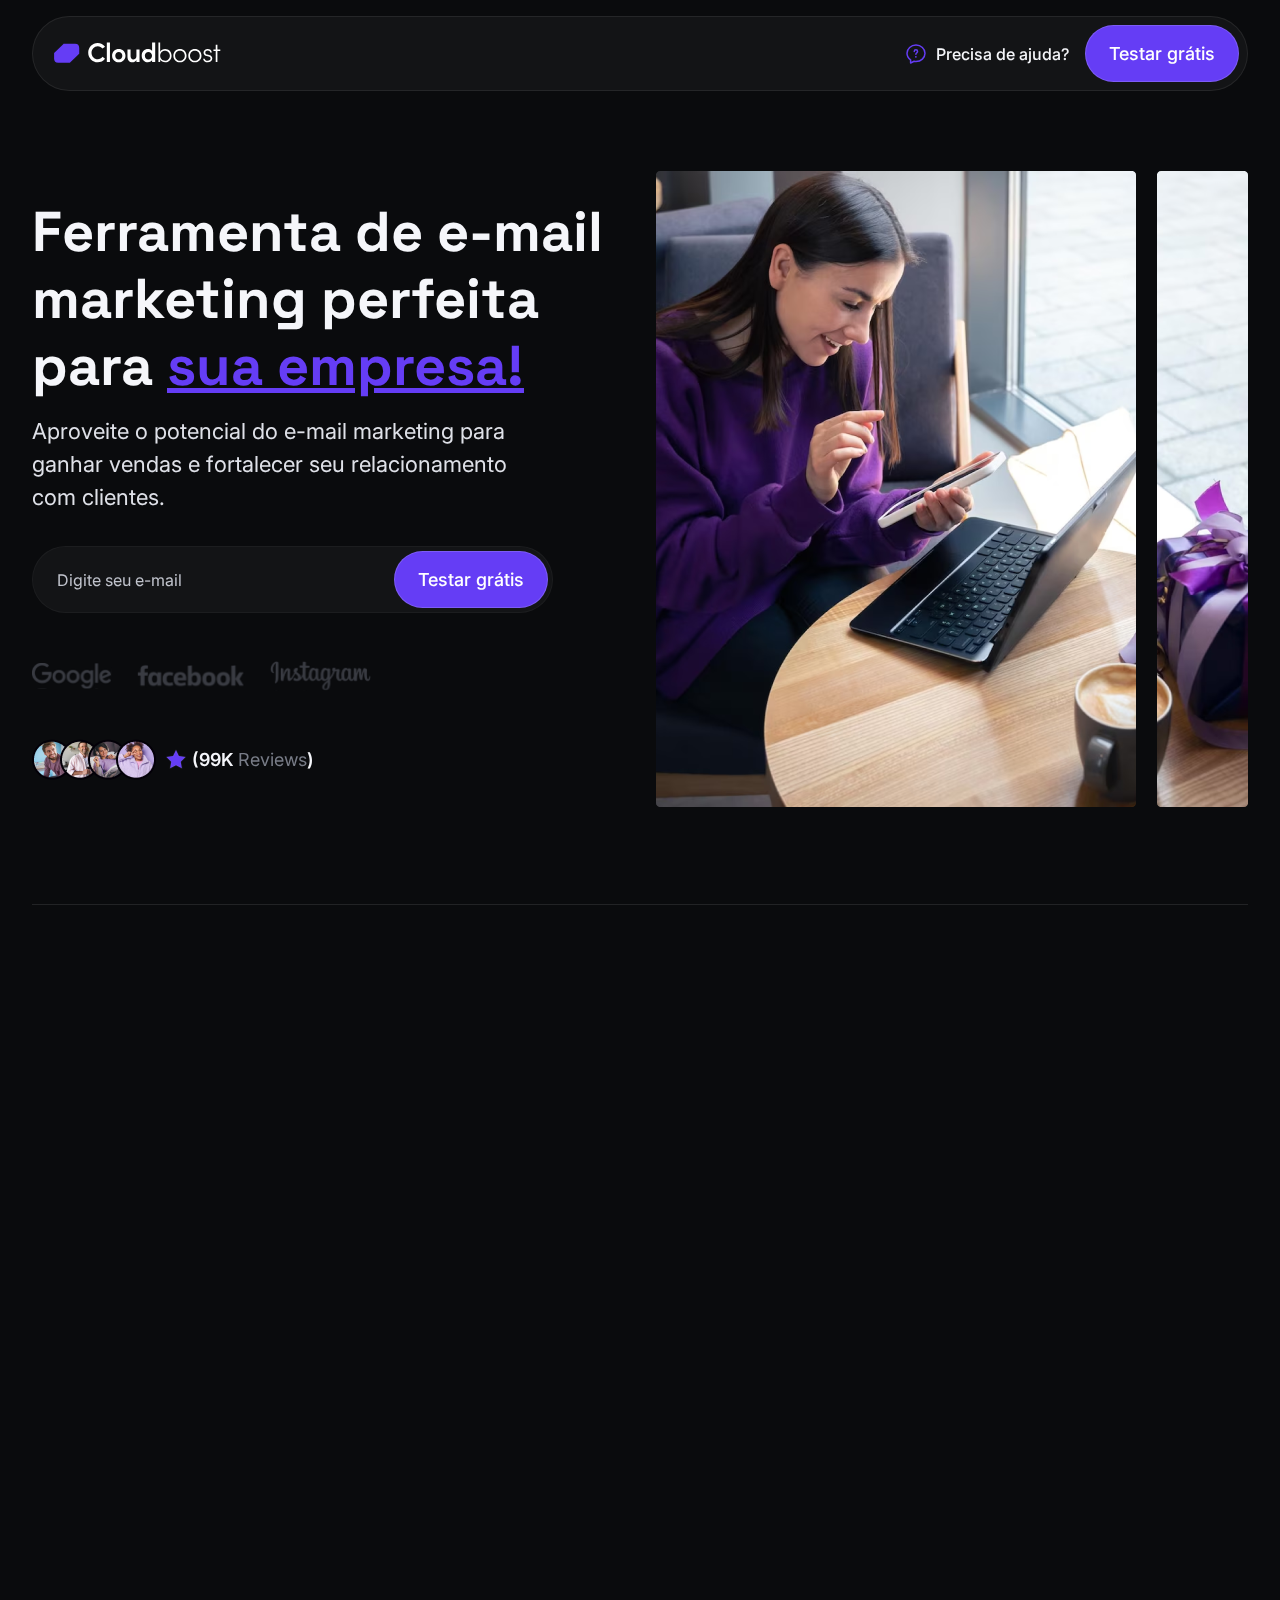
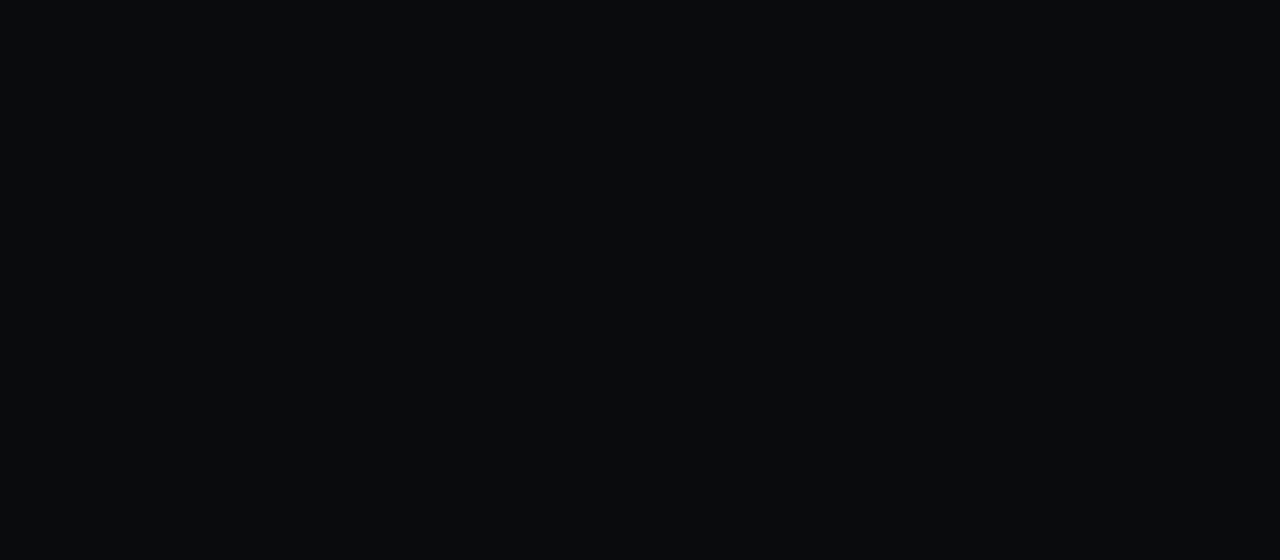
<file: ProjetoCloudBoost/index.html>
<!DOCTYPE html>
<html lang="pt-br">

<head>
    <!-- Inter e Space Grotesk -->
    <link rel="preconnect" href="https://fonts.googleapis.com">
    <link rel="preconnect" href="https://fonts.gstatic.com" crossorigin>
    <link
        href="https://fonts.googleapis.com/css2?family=Inter:wght@100..900&family=Space+Grotesk:wght@300..700&display=swap"
        rel="stylesheet">

    <meta charset="UTF-8">
    <meta name="viewport" content="width=device-width, initial-scale=1.0">
    <link href="https://unpkg.com/aos@2.3.1/dist/aos.css" rel="stylesheet">
    <link rel="stylesheet" href="./css/main.min.css">

    <title>Landing page - Cloudboost</title>
</head>

<body>

    <header data-aos="fade-up">
        <div class="container">
            <div class="content-header">
                <a href="#" class="logo">
                    <img src="img/logo.svg" alt="">
                </a>
                <div class="left-content">
                    <a href="#">
                        <img src="img/icon-help.svg" alt="Icone ajuda">
                        <span>Precisa de ajuda?</span>
                    </a>
                    <button class="btn-primary">Testar grátis</button>
                </div>
                <button class="btn-mobile">
                    <img src="img/icon-hamburger.svg" alt="">
                </button>
            </div>
        </div>
    </header>


    <section class="s-hero" data-aos="fade-right">
        <div class="container">
            <div class="hero-content">
                <div class="left">
                    <h1>Ferramenta de e-mail marketing perfeita para <span>sua empresa!</span></h1>
                    <p>Aproveite o potencial do e-mail marketing para ganhar vendas e fortalecer seu relacionamento com
                        clientes.</p>

                    <form action="" class="form-email">
                        <input type="email" placeholder="Digite seu e-mail">
                        <button type="submit" class="btn-primary">Testar grátis</button>
                    </form>

                    <ul>
                        <li><img src="img/google.svg" alt="Google"></li>
                        <li><img src="img/facebook.svg" alt="Facebook"></li>
                        <li><img src="img/instagram.svg" alt="Instagram"></li>
                    </ul>

                    <div class="review">
                        <img src="img/users.png" alt="Usuarios">
                        <div>
                            <img src="img/icon-star.svg" alt="Icone de estrela">
                            <span>(99K <strong>Reviews</strong>)</span>
                        </div>
                    </div>
                </div>
                <img src="img/main-image.png" alt="">
                <img src="img/main-image-mobile.png" class="img-mobile" alt="">
            </div>
        </div>
    </section>

    <section class="s-recursos">
        <div class="container">
            <div class="top" data-aos="fade-right">
                <h3>Conheça os recursos da ferramenta de e-mail marketing CLoudBoost</h3>
                <p>Mais de 5.000 empresas que utilizam</p>
            </div>
            <div class="all" data-aos="fade-up">

                <div class="card-recurso">
                    <div class="icon">
                        <img src="img/icon-alcance-mais.svg" alt="Icone alcance mais">
                    </div>
                    <div class="text">
                        <h6>Alcance mais</h6>
                        <p>Aumente o tráfego do seu site e suas vendas utilizando o e-mail marketing.</p>
                    </div>
                </div>

                <div class="card-recurso">
                    <div class="icon">
                        <img src="img/icon-gaste-menos.svg" alt="Icone gaste menos">
                    </div>
                    <div class="text">
                        <h6>Gaste menos</h6>
                        <p>Com a ferramenta você faz envios em massa, gastando menos de R$0,01 por mensagem!</p>
                    </div>
                </div>

                <div class="card-recurso">
                    <div class="icon">
                        <img src="img/icon-autonomia.svg" alt="Icone autonomia">
                    </div>
                    <div class="text">
                        <h6>Autonomia e resultado</h6>
                        <p>Crie listas de contatos, campanhas e ainda analise o resultado de cada envio.</p>
                    </div>
                </div>

                <div class="card-recurso">
                    <div class="icon">
                        <img src="img/icon-template.svg" alt="Icone templates">
                    </div>
                    <div class="text">
                        <h6>Templates boost</h6>
                        <p>Modelos prontos para cada tipo de e-mail: newsletter, lançamento, campanha de vendas e outros.</p>
                    </div>
                </div>
            </div>
        </div>
    </section>

    <section class="s-marketing">
        <div class="container">
            <div class="box" data-aos="zoom-in">
                <h2>Alavanque com a Ferramenta de E-mail Marketing Perfeita!</h2>
                <p>Aumente as conversões, nutra relacionamentos e alcance o sucesso. Experimente agora mesmo!</p>
                <a href="#" class="btn-primary">Testar grátis</a>
            </div>
        </div>
    </section>

    <script src="https://unpkg.com/aos@2.3.1/dist/aos.js"></script>

    <script>
        AOS.init({
            duration: 1000

        });
    </script>
</body>

</html>
</file>
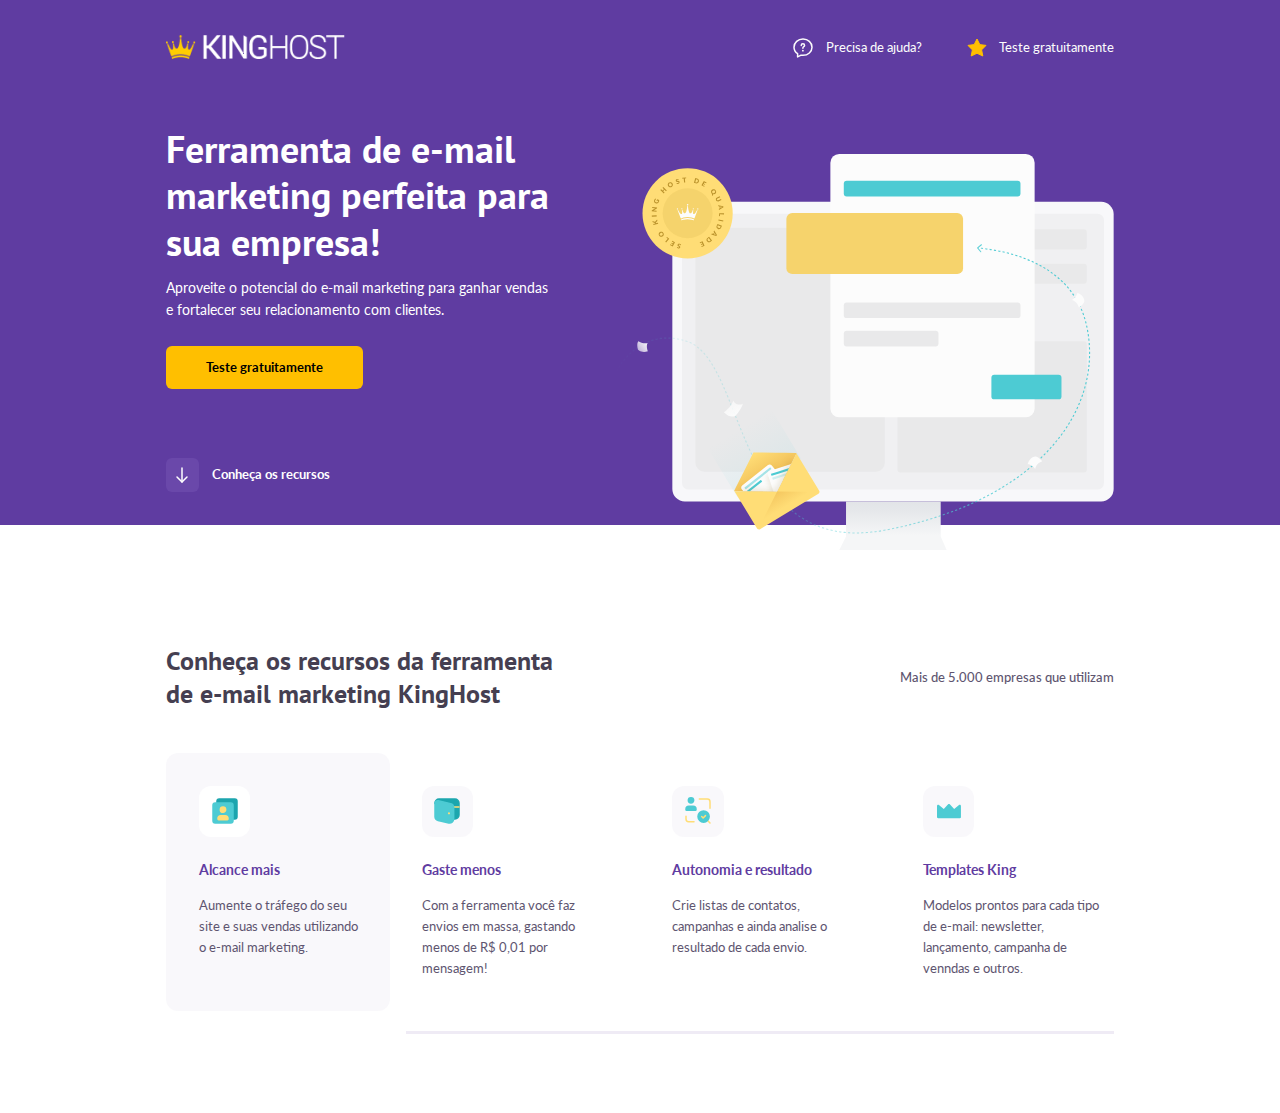
<file: ProjetoKingHostSASS/index.html>
<!DOCTYPE html>
<html lang="pt-br">

<head>
    <meta charset="UTF-8">
    <meta name="viewport" content="width=device-width, initial-scale=1.0">
    <!-- PT Sans e Lato-->
    <link rel="preconnect" href="https://fonts.googleapis.com">
    <link rel="preconnect" href="https://fonts.gstatic.com" crossorigin>
    <link
        href="https://fonts.googleapis.com/css2?family=Lato:ital,wght@0,100;0,300;0,400;0,700;0,900;1,100;1,300;1,400;1,700;1,900&family=PT+Sans:ital,wght@0,400;0,700;1,400;1,700&display=swap"
        rel="stylesheet">

    <link rel="stylesheet" href="./css/main.min.css">
    <title>Landing page - KingHost</title>
</head>

<body>
    <header>
        <div class="container">
            <a href="" class="logo">
                <img src="./img/logo.svg" alt="Logo KingHost">
            </a>
            <nav>
                <ul>
                    <li>
                        <a href="">
                            <img src="./img/icon-help.svg" alt="Ícone de ajuda">
                            <span>Precisa de ajuda?</span>
                        </a>
                    </li>

                    <li>
                        <a href="">
                            <img src="./img/icon-star.svg" alt="Icone estrela">
                            <span>Teste gratuitamente</span>
                        </a>
                    </li>
                </ul>
            </nav>
        </div>
    </header>

    <section class="s-hero">
        <div class="container">
            <div class="text">
                <h1>Ferramenta de e-mail marketing perfeita para sua empresa!</h1>
                <p>Aproveite o potencial do e-mail marketing para ganhar vendas e fortalecer seu relacionamento com
                    clientes.</p>
                <button>Teste gratuitamente</button>

                <div class="conheca">
                    <div class="icon">
                        <img src="./img/icon-arrow.svg" alt="Ícone de uma seta">
                    </div>
                    <span>Conheça os recursos</span>
                </div>
            </div>

            <div class="image">
                <img src="./img/ilustra.svg" alt="Ilustração da hero section">
            </div>
        </div>
    </section>

    <section class="s-resources">
        <div class="container">
            <div class="top">
                <h2>Conheça os recursos da ferramenta de e-mail marketing KingHost</h2>
                <p>Mais de 5.000 empresas que utilizam</p>
            </div>

            <div class="content">
                <div class="card-featured">
                    <div class="icon">
                        <img src="./img/icone-alcance.svg" alt="Ícone alcance">
                    </div>
                    <div class="info">
                        <h4>Alcance mais</h4>
                        <p>Aumente o tráfego do seu site e suas vendas utilizando o e-mail marketing.</p>
                    </div>
                </div>
                <ul>
                    <li>
                        <div class="icon">
                            <img src="./img/icone-gaste-menos.svg" alt="Ícone gaste menos">
                        </div>
                        <div class="info">
                            <h4>Gaste menos</h4>
                            <p>Com a ferramenta você faz envios em massa, gastando menos de R$ 0,01 por mensagem!</p>
                        </div>
                    </li>

                    <li>
                        <div class="icon">
                            <img src="./img/icone-autonomia.svg" alt="Ícone autonomia">
                        </div>
                        <div class="info">
                            <h4>Autonomia e resultado</h4>
                            <p>Crie listas de contatos, campanhas e ainda analise o resultado de cada envio.</p>
                        </div>
                    </li>

                    <li>
                        <div class="icon">
                            <img src="./img/icon-templates.svg" alt="Ícone templates">
                        </div>
                        <div class="info">
                            <h4>Templates King</h4>
                            <p>Modelos prontos para cada tipo de e-mail: newsletter, lançamento, campanha de venndas e outros.</p>
                        </div>
                    </li>
                </ul>
            </div>
        </div>
    </section>
</body>

</html>
</file>
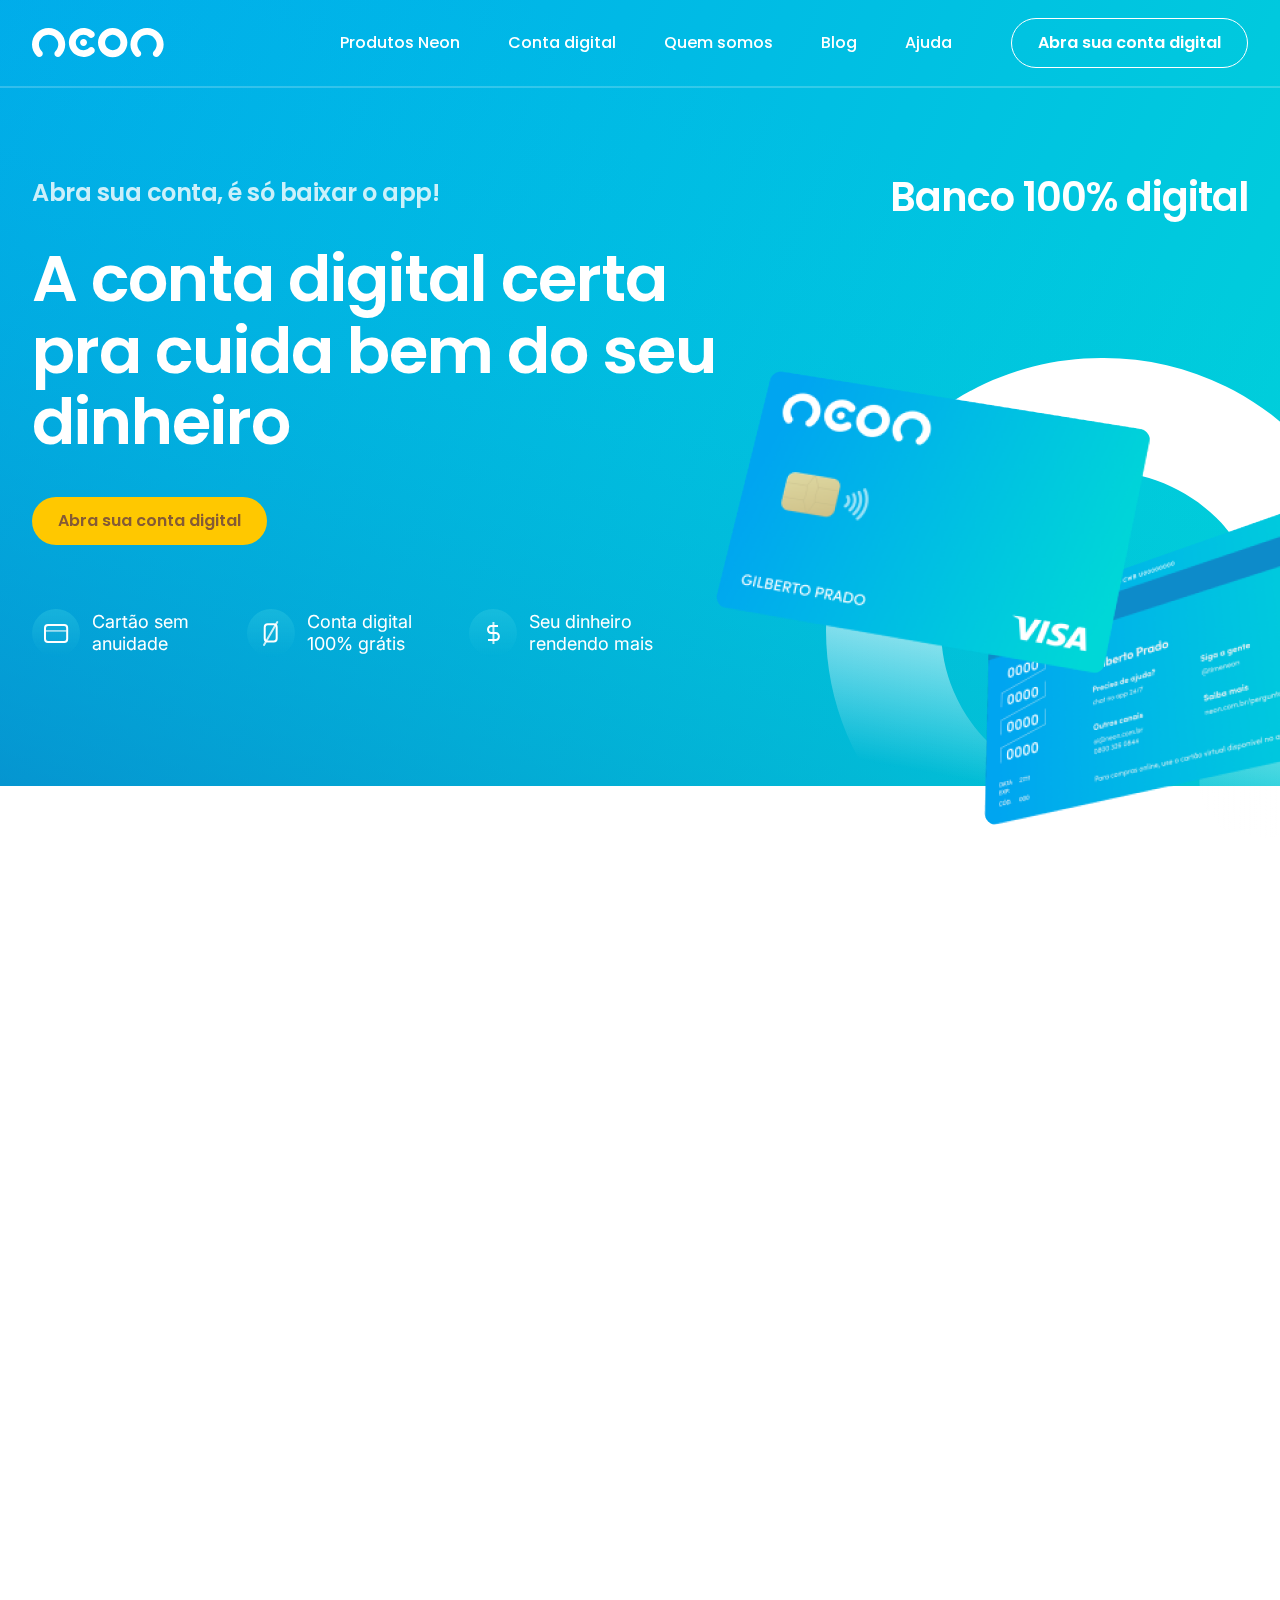
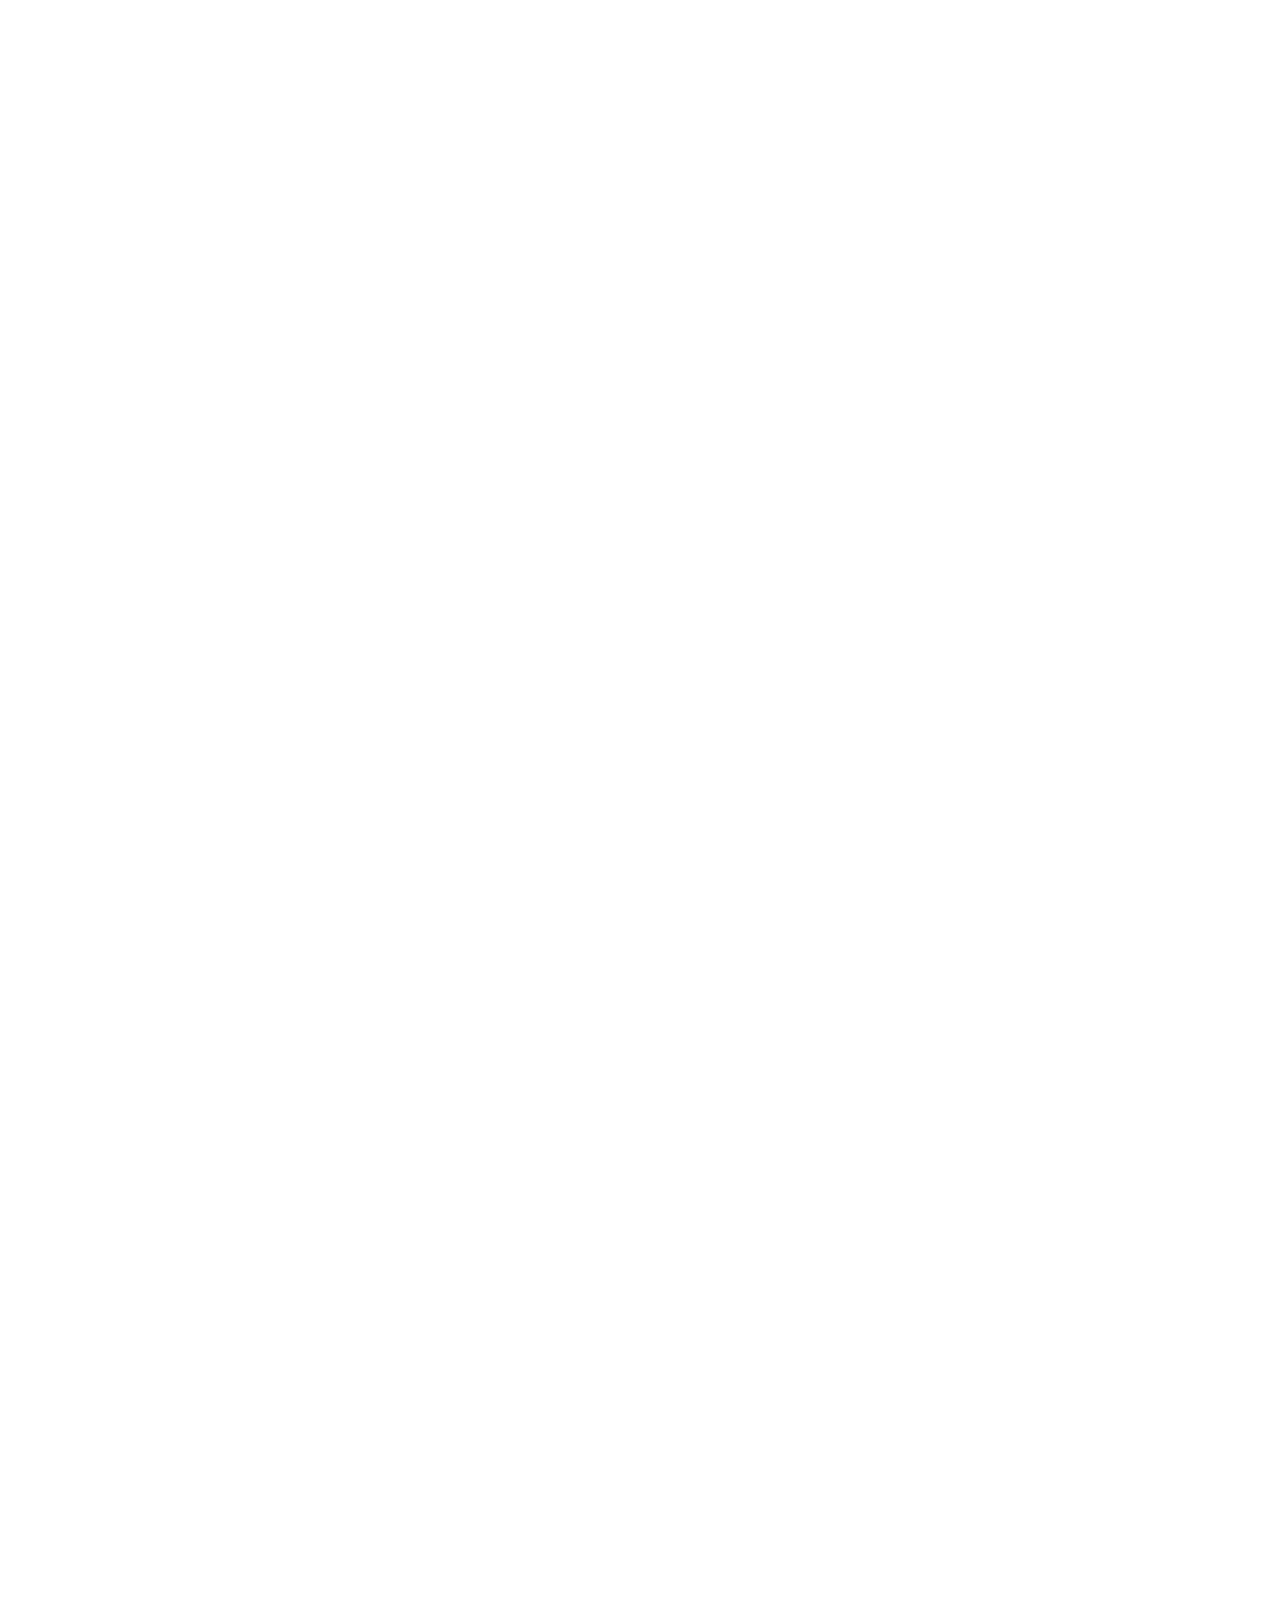
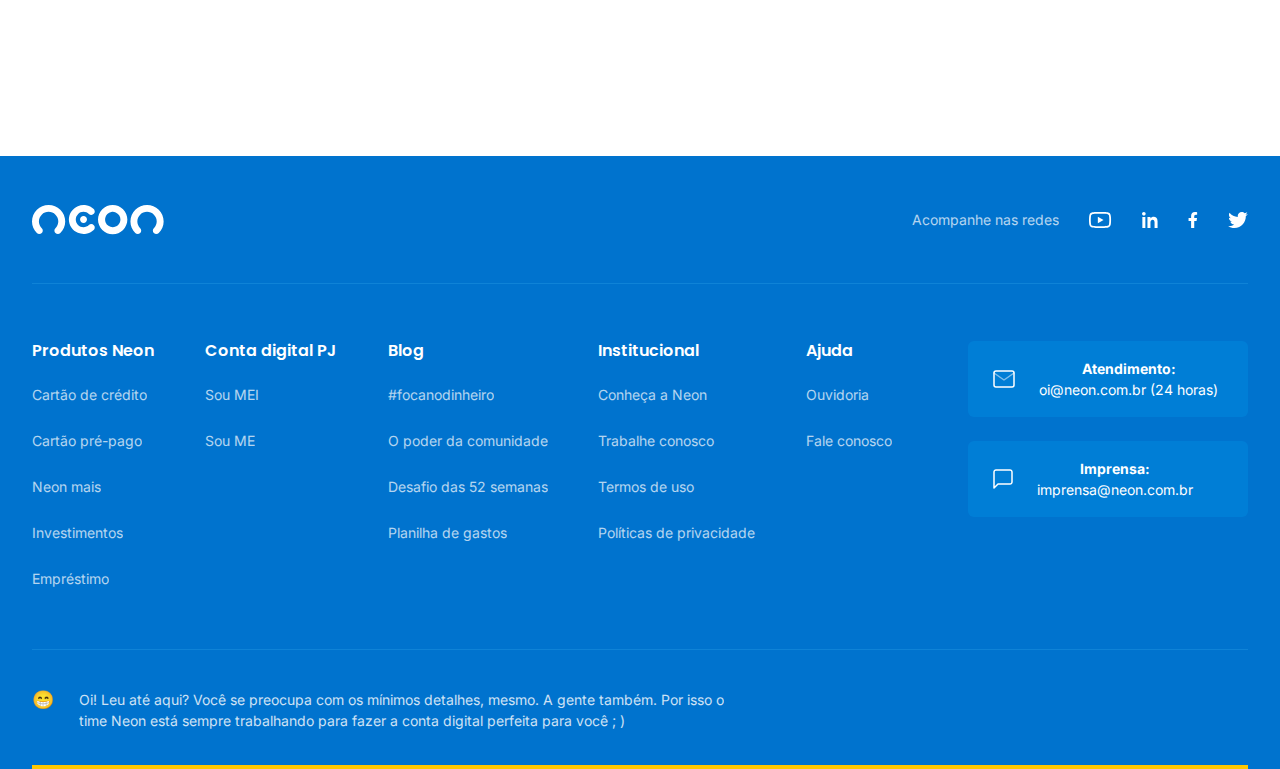
<file: ProjetoNeon/index.html>
<!DOCTYPE html>
<html lang="pt-br">

<head>
    <link rel="preconnect" href="https://fonts.googleapis.com">
    <link rel="preconnect" href="https://fonts.gstatic.com" crossorigin>
    <link
        href="https://fonts.googleapis.com/css2?family=Inter:wght@100..900&family=Poppins:ital,wght@0,100;0,200;0,300;0,400;0,500;0,600;0,700;0,800;0,900;1,100;1,200;1,300;1,400;1,500;1,600;1,700;1,800;1,900&display=swap"
        rel="stylesheet">

    <!-- Como colocar um favicon-->
     <link rel="icon" type="image/png" href="img/card-neon-frnt.png">

    <link rel="stylesheet" href="https://cdn.jsdelivr.net/npm/swiper@11/swiper-bundle.min.css" />

    <link href="https://unpkg.com/aos@2.3.1/dist/aos.css" rel="stylesheet">

    <meta charset="UTF-8">
    <meta name="viewport" content="width=device-width, initial-scale=1.0">
    <link rel="stylesheet" href="css/main.min.css">
    <title>Landing Page Neon</title>
</head>

<body>
    <header>
        <div class="container">
            <a href="" class="logo">
                <img src="img/logo.svg" alt="Logo Neon">
            </a>
            <nav>
                <ul>
                    <li><a href="">Produtos Neon</a></li>
                    <li><a href="">Conta digital</a></li>
                    <li><a href="">Quem somos</a></li>
                    <li><a href="">Blog</a></li>
                    <li><a href="">Ajuda</a></li>
                </ul>
                <button class="btn-secondary white">Abra sua conta digital</button>
            </nav>
        </div>
    </header>

    <section class="s-hero">
        <div class="container">
            <div class="text" data-aos="fade-right">
                <h3>Abra sua conta, é só baixar o app!</h3>
                <h1>A conta digital certa pra cuida bem do seu dinheiro</h1>
                <button class="btn-primary">Abra sua conta digital</button>
                <ul>
                    <li>
                        <div class="icon">
                            <img src="img/icon-anuidade.svg" alt="Icone de cartao sem anuidade">
                        </div>
                        <span>Cartão sem<br /> anuidade</span>
                    </li>

                    <li>
                        <div class="icon">
                            <img src="img/icon-conta-digital.svg" alt="Icone de conta digital">
                        </div>
                        <span>Conta digital<br /> 100% grátis</span>
                    </li>
                    <li>
                        <div class="icon">
                            <img src="img/icon-dinheiro.svg" alt="Icone de dinheiro">
                        </div>
                        <span>Seu dinheiro<br /> rendendo mais</span>
                    </li>
                </ul>
            </div>
            <div class="area-image">
                <h2 data-aos="fade-left">Banco 100% digital</h2>
                <div class="image" data-aos="zoom-in">
                    <img src="img/card-neon-frnt.png" class="card-front" alt="">
                    <img src="img/card-neon-back.png" class="card-back" alt="">
                    <img src="img/circle-cards-neon.svg" class="circle" alt="">
                </div>
            </div>
        </div>
    </section>

    <section class="s-card-neon">
        <div class="container">
            <div class="left-area">
                <div class="ilustra-mockup">
                    <img src="img/circle-mockup.svg" class="circle" data-aos="fade-left" alt="">
                    <img src="img/mockup.svg" class="mockup" data-aos="flip-right" alt="">
                </div>

                <div class="text" data-aos="fade-up">
                    <div class="icon">
                        <img src="img/icon-neon.svg" alt="">
                    </div>
                    <div class="info-txt">
                        <h3>Baixe nosso app</h3>
                        <p>Que tal abrir uma conta digital para ver como a gente faz a sua vida muito mais simples?</p>

                        <ul>
                            <li>
                                <a href="" target="_blank">
                                    <img src="img/apple-store.svg" alt="">
                                </a>
                            </li>

                            <li>
                                <a href="" target="_blank">
                                    <img src="img/google-play.svg" alt="">
                                </a>
                            </li>
                        </ul>
                    </div>
                </div>
            </div>

            <div class="right-area">
                <div class="main-text" data-aos="fade-left">
                    <h2>Resolva sua vida direto pelo app Neon!</h2>
                    <ul>
                        <li>
                            <div class="info">
                                <img src="img/icon-cartao-credito.svg" class="icon" alt="">

                                <div class="txt">
                                    <h3>Cartão de crédito sem anuidade</h3>
                                    <p>Conta digital com cartão de crédito sem anuidade e sem complicação</p>
                                </div>
                            </div>
                            <img src="img/arrow-right.svg" alt="">
                        </li>

                        <li>
                            <div class="info">
                                <img src="img/icon-taxas.svg" class="icon" alt="">

                                <div class="txt">
                                    <h3>Sem taxas</h3>
                                    <p>Transferências, boletos de depósito e outros serviços gratuitos</p>
                                </div>
                            </div>
                            <img src="img/arrow-right.svg" alt="">
                        </li>

                        <li>
                            <div class="info">
                                <img src="img/icon-investimentos.svg" class="icon" alt="">

                                <div class="txt">
                                    <h3>Mais investimentos</h3>
                                    <p>Rendem mais que a poupança e você resgata quando quiser</p>
                                </div>
                            </div>
                            <img src="img/arrow-right.svg" alt="">
                        </li>
                    </ul>
                    <a href="" class="btn">Conheça outros produtos</a>
                </div>

                <div class="box-card" data-aos="fade-left">
                    <div class="text">
                        <h2>Neon Pejota</h2>
                        <h3>Contas digitais PJ gratuitas para decolar seu negócio!</h3>
                        <p>As melhores contas para fazer pagamentos, compras e receber dos seus clientes.</p>
                        <div class="btns">
                            <button class="btn-primary">Sou MEI</button>
                            <button class="btn-primary">Sou ME</button>
                        </div>
                    </div>
                    <img src="img/card-front-pj.svg" class="image" alt="">
                </div>
            </div>
        </div>
    </section>

    <section class="s-depoimentos">
        <div class="container">
            <div class="top" data-aos="fade-right">
                <h2><span>Prático, fácil, moderno</span> Você resolve tudo sem estresse </h2>
                <div class="swiper-pagination"></div>
            </div>

            <div class="slide-depoimentos" data-aos="fade-up">
                <div class="swiper-wrapper">
                    <div class="swiper-slide">
                        <div class="card-depoimento">
                            <div class="user">
                                <strong>@marciogurka</strong>
                                <img src="img/icon-twitter.svg" alt="">
                            </div>
                            <p>Valeu @banconeon! Linda embalagem e o cart~~ao tbm é lindo! Muito amor por esse banco
                                #bancoNeon</p>
                        </div>
                    </div>

                    <div class="swiper-slide">
                        <div class="card-depoimento">
                            <div class="user">
                                <strong>@marciogurka</strong>
                                <img src="img/icon-twitter.svg" alt="">
                            </div>
                            <p>Valeu @banconeon! Linda embalagem e o cart~~ao tbm é lindo! Muito amor por esse banco
                                #bancoNeon</p>
                        </div>
                    </div>

                    <div class="swiper-slide">
                        <div class="card-depoimento">
                            <div class="user">
                                <strong>@marciogurka</strong>
                                <img src="img/icon-twitter.svg" alt="">
                            </div>
                            <p>Valeu @banconeon! Linda embalagem e o cart~~ao tbm é lindo! Muito amor por esse banco
                                #bancoNeon</p>
                        </div>
                    </div>

                    <div class="swiper-slide">
                        <div class="card-depoimento">
                            <div class="user">
                                <strong>@marciogurka</strong>
                                <img src="img/icon-twitter.svg" alt="">
                            </div>
                            <p>Valeu @banconeon! Linda embalagem e o cart~~ao tbm é lindo! Muito amor por esse banco
                                #bancoNeon</p>
                        </div>
                    </div>

                    <div class="swiper-slide">
                        <div class="card-depoimento">
                            <div class="user">
                                <strong>@marciogurka</strong>
                                <img src="img/icon-twitter.svg" alt="">
                            </div>
                            <p>Valeu @banconeon! Linda embalagem e o cart~~ao tbm é lindo! Muito amor por esse banco
                                #bancoNeon</p>
                        </div>
                    </div>

                    <div class="swiper-slide">
                        <div class="card-depoimento">
                            <div class="user">
                                <strong>@marciogurka</strong>
                                <img src="img/icon-twitter.svg" alt="">
                            </div>
                            <p>Valeu @banconeon! Linda embalagem e o cart~~ao tbm é lindo! Muito amor por esse banco
                                #bancoNeon</p>
                        </div>
                    </div>
                </div>
            </div>
        </div>
    </section>

    <section class="s-conta-digital">
        <div class="container">
            <div class="text" data-aos="fade-right">
                <h2><span>Aproveite</span>Domine o seu dinheiro com uma conta 100% digital</h2>
                <ul>
                    <li>
                        <div class="icon">
                            <img src="img/icon-cartao-internacional.svg" alt="">
                        </div>
                        <div class="info">
                            <h4>Cartão visa internacional</h4>
                            <p>Tenha facilidades e benefícios para o seu dia a dia.</p>
                        </div>
                    </li>

                    <li>
                        <div class="icon">
                            <img src="img/icon-taxa-zero.svg" alt="">
                        </div>
                        <div class="info">
                            <h4>Zero mensalidade e anuidade</h4>
                            <p>Não gaste grana pagando taxas desnecessárias.</p>
                        </div>
                    </li>

                    <li>
                        <div class="icon">
                            <img src="img/icon-poupanca.svg" alt="">
                        </div>
                        <div class="info">
                            <h4>Investimento que rende mais que a poupança</h4>
                            <p>Invista o seu dinheiro de maneira mais rentável.</p>
                        </div>
                    </li>
                </ul>
                <button class="btn-primary">Abra sua conta digital</button>
            </div>

            <div class="image">
                <img src="img/mockup-01.svg" data-aos="fade-up" alt="" class="mockup-01">
                <img src="img/mockup-02.png" data-aos="fade-down" alt="" class="mockup-02">
                <img src="img/circle-conta-digital.svg" data-aos="zoom-in" alt="" class="circle">
            </div>
        </div>
    </section>

    <footer>
        <div class="container">
            <div class="top">
                <img src="img/logo.svg" alt="">
                <div class="share">
                    <span>Acompanhe nas redes</span>
                    <ul>
                        <li>
                            <a href="">
                                <img src="img/youtube.svg" alt="">
                            </a>
                        </li>

                        <li>
                            <a href="">
                                <img src="img/linkedin.svg" alt="">
                            </a>
                        </li>

                        <li>
                            <a href="">
                                <img src="img/facebook.svg" alt="">
                            </a>
                        </li>

                        <li>
                            <a href="">
                                <img src="img/twitter-white.svg" alt="">
                            </a>
                        </li>
                    </ul>
                </div>
            </div>

            <div class="main">
                <nav>
                    <div class="item">
                        <strong>Produtos Neon</strong>
                        <ul>
                            <li><a href="">Cartão de crédito</a></li>
                            <li><a href="">Cartão pré-pago</a></li>
                            <li><a href="">Neon mais</a></li>
                            <li><a href="">Investimentos</a></li>
                            <li><a href="">Empréstimo</a></li>
                        </ul>
                    </div>

                    <div class="item">
                        <strong>Conta digital PJ</strong>
                        <ul>
                            <li><a href="">Sou MEI</a></li>
                            <li><a href="">Sou ME</a></li>
                        </ul>
                    </div>

                    <div class="item">
                        <strong>Blog</strong>
                        <ul>
                            <li><a href="">#focanodinheiro</a></li>
                            <li><a href="">O poder da comunidade</a></li>
                            <li><a href="">Desafio das 52 semanas</a></li>
                            <li><a href="">Planilha de gastos</a></li>
                        </ul>
                    </div>

                    <div class="item">
                        <strong>Institucional</strong>
                        <ul>
                            <li><a href="">Conheça a Neon</a></li>
                            <li><a href="">Trabalhe conosco</a></li>
                            <li><a href="">Termos de uso</a></li>
                            <li><a href="">Políticas de privacidade</a></li>
                        </ul>
                    </div>

                    <div class="item">
                        <strong>Ajuda</strong>
                        <ul>
                            <li><a href="">Ouvidoria</a></li>
                            <li><a href="">Fale conosco</a></li>
                        </ul>
                    </div>


                </nav>

                <div class="btns">
                    <button>
                        <img src="img/envelope.svg" alt="">
                        <div class="info">
                            <strong>Atendimento:</strong>
                            <span>oi@neon.com.br (24 horas)</span>
                        </div>
                    </button>

                    <button>
                        <img src="img/chat.svg" alt="">
                        <div class="info">
                            <strong>Imprensa:</strong>
                            <span>imprensa@neon.com.br</span>
                        </div>
                    </button>
                </div>
            </div>

            <div class="msg">
                <div class="icon">😁</div>
                <p>Oi! Leu até aqui? Você se preocupa com os mínimos detalhes, mesmo. A gente também. Por isso o time Neon está 
                    sempre trabalhando para fazer a conta digital perfeita para você ; )</p>
            </div>
        </div>
    </footer>


    <script src="https://cdn.jsdelivr.net/npm/swiper@11/swiper-bundle.min.js"></script>
    <script src="https://unpkg.com/aos@2.3.1/dist/aos.js"></script>

    <script>
        var swiper = new Swiper(".slide-depoimentos", {
            slidesPerView: 3,
            spaceBetween: 32,
            pagination: {
                el: ".s-depoimentos .top .swiper-pagination",
                clickable: true,
            },
        });
        AOS.init({
            duration: 1000,
            once: true
        });
    </script>
</body>

</html>

<!--

<div class="container">
        <button class="btn-primary">Abra sua conta digital</button>
        <button class="btn-secondary">Abra sua conta digital</button>
        <button class="btn-secondary white">Abra sua conta digital</button>
</div>


<div class="container">
        <div class="card-depoimento">
            <div class="user">
                <strong>@marciogurka</strong>
                <img src="img/icon-twitter.svg" alt="Icone do Twitter">
            </div>
            <p>Valeu @banconeon! Linda embalagem e o cartão tbm é lindo! Muito amor por esse banco #bancoNeon</p>
        </div>
    </div>
-->
</file>
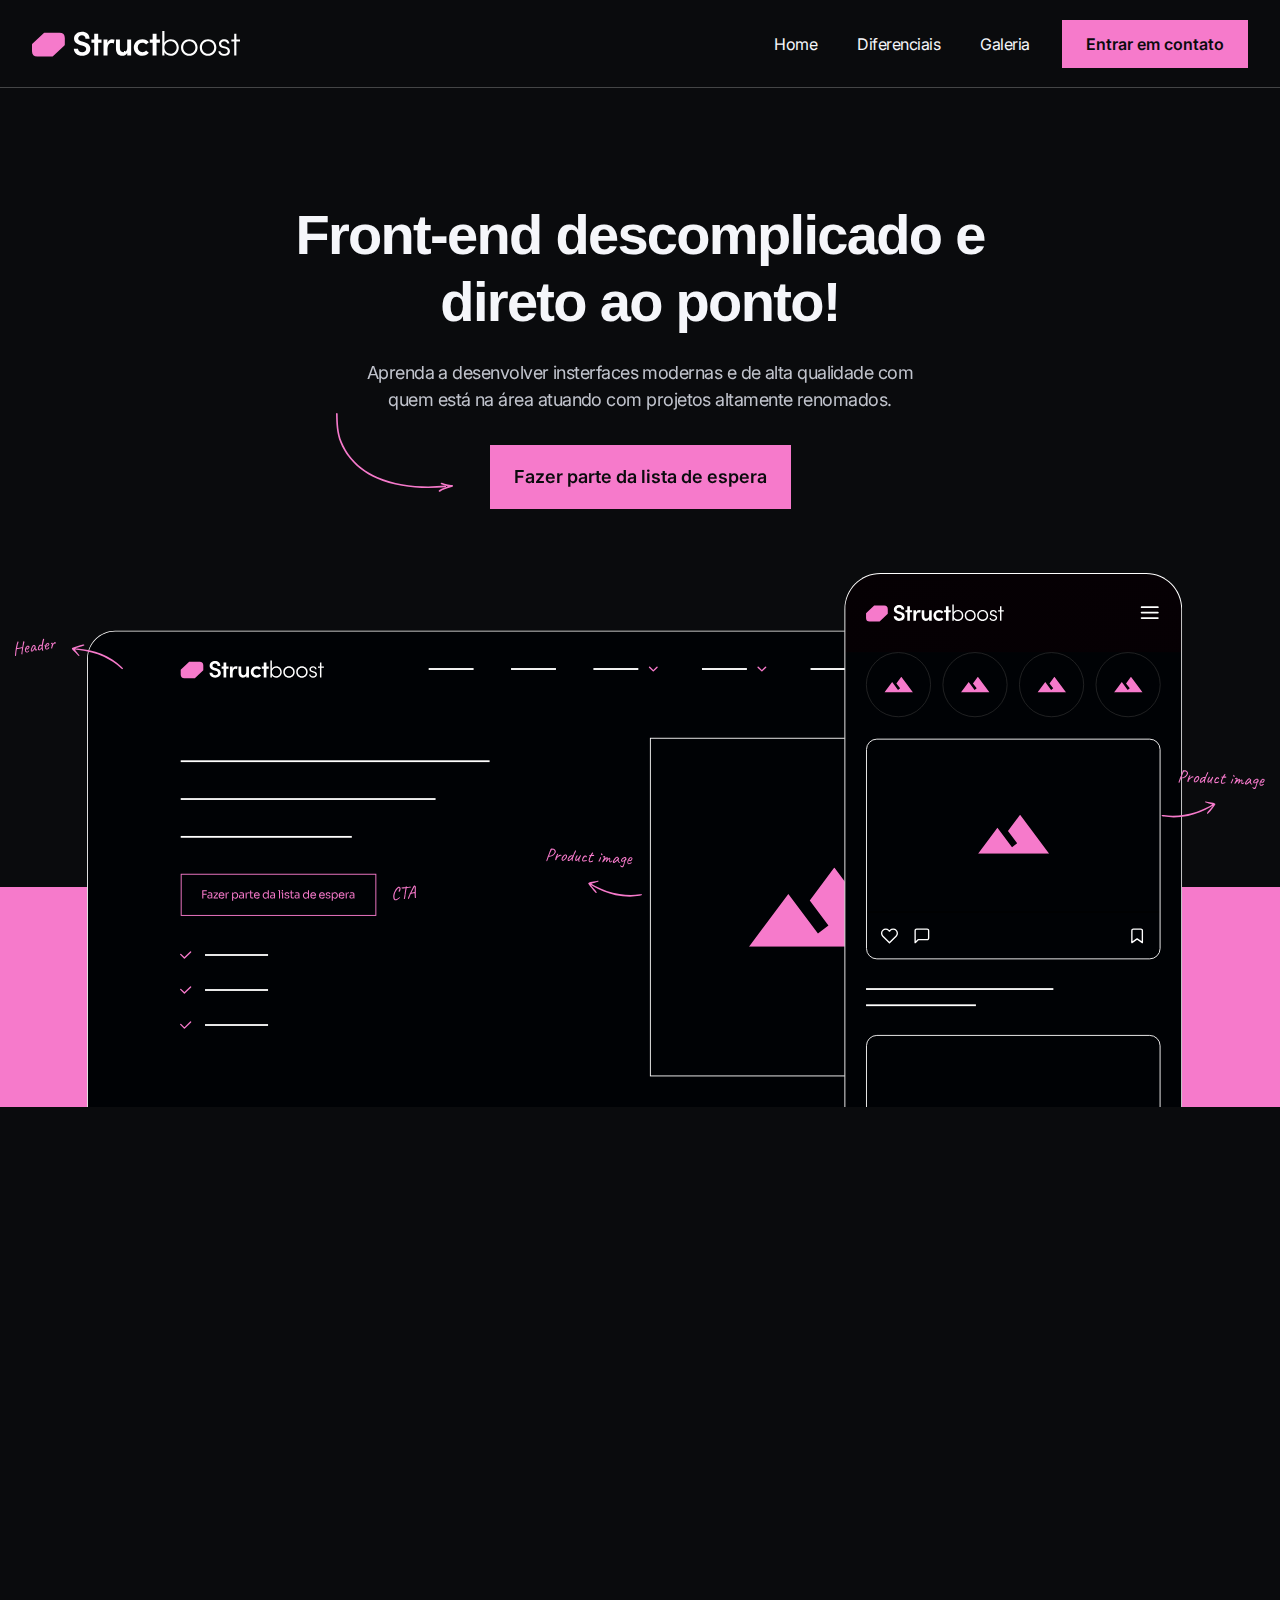
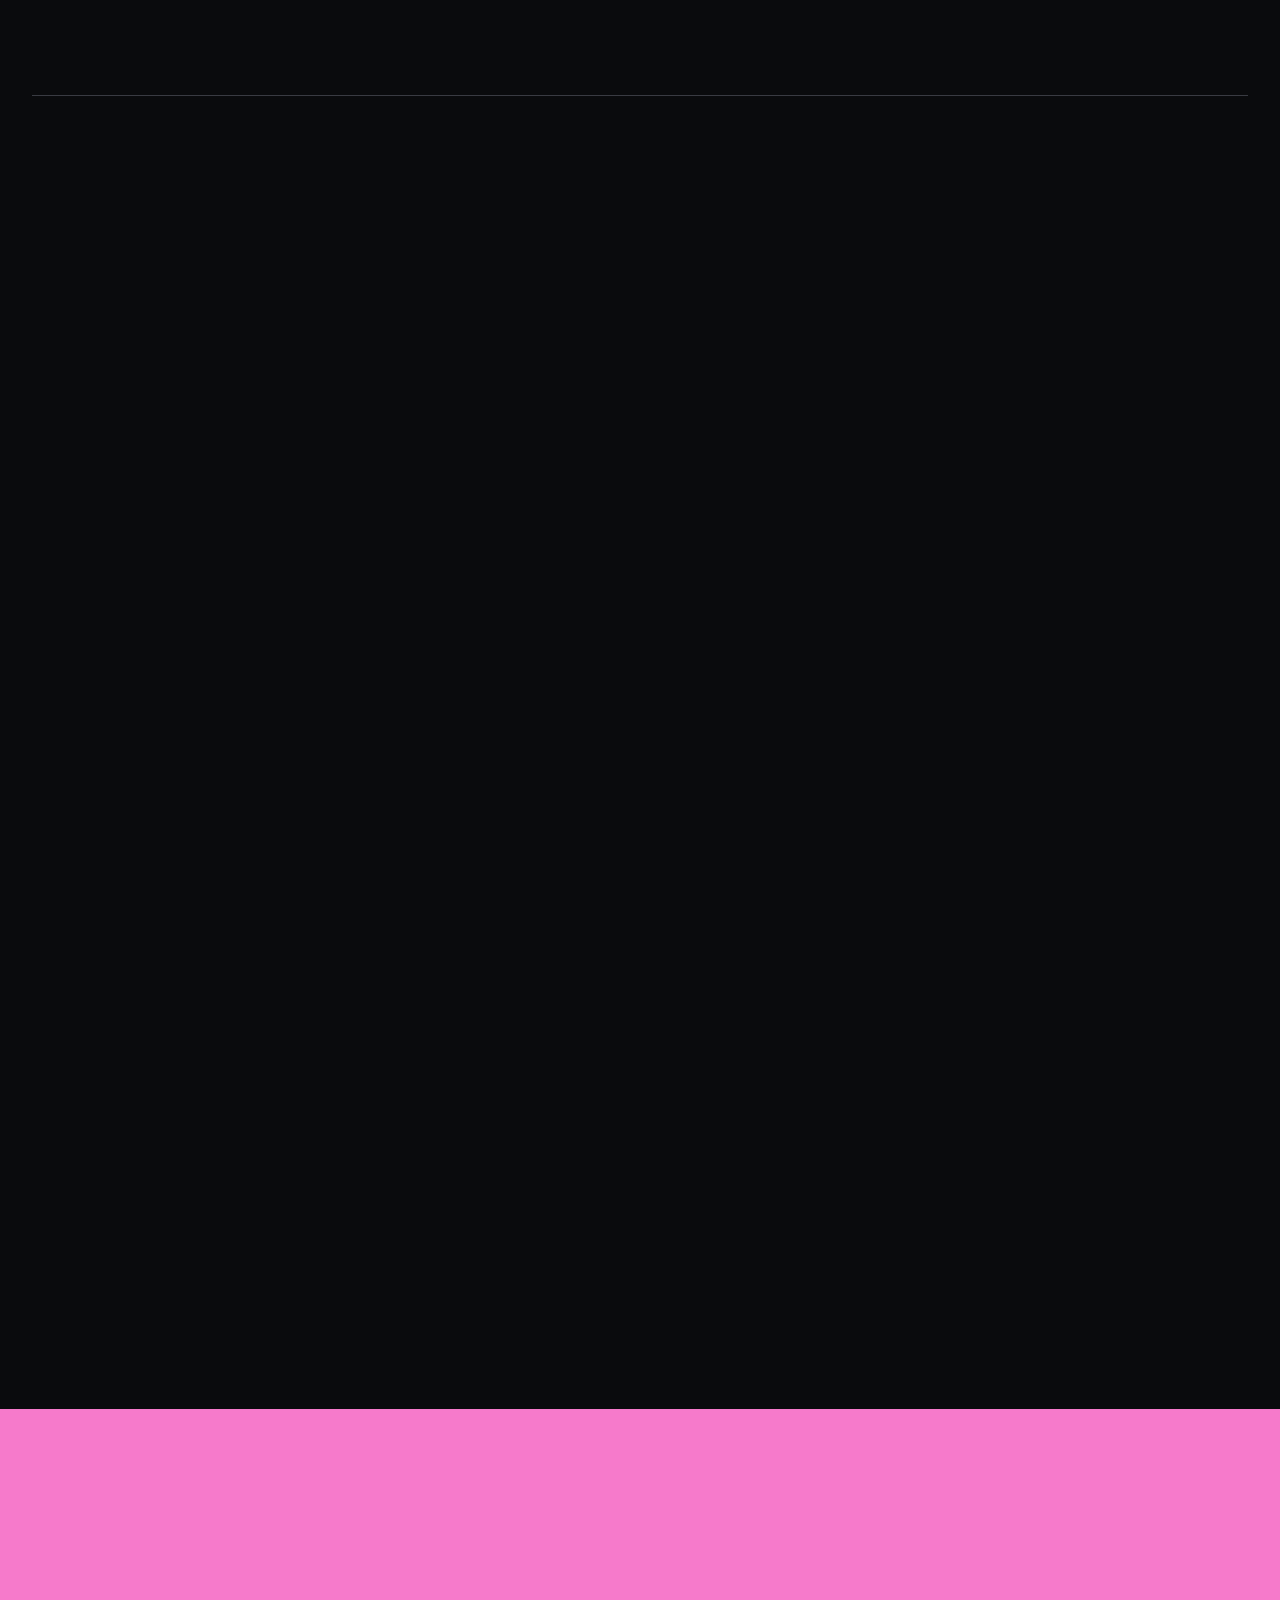
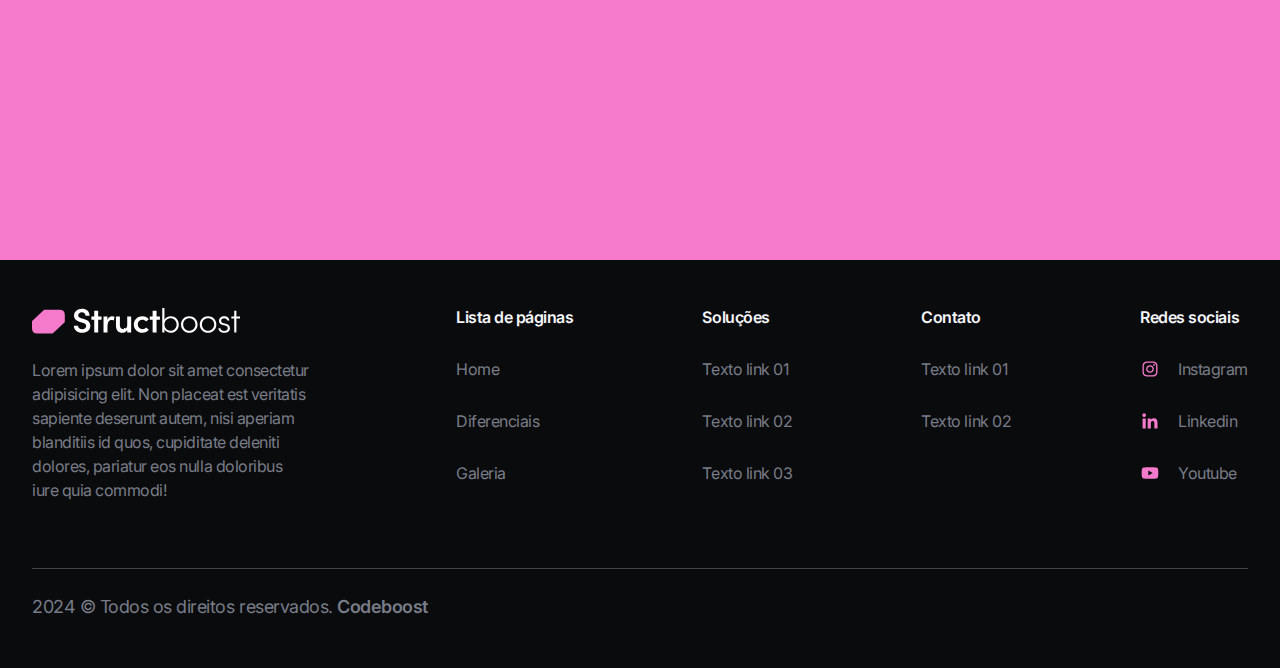
<file: ProjetoStructboost/index.html>
<!DOCTYPE html>
<html lang="pt-br">

<head>
    <!-- Fonte Inter -->
    <link rel="preconnect" href="https://fonts.googleapis.com">
    <link rel="preconnect" href="https://fonts.gstatic.com" crossorigin>
    <link href="https://fonts.googleapis.com/css2?family=Inter:wght@100..900&display=swap" rel="stylesheet">


    <meta charset="UTF-8">
    <meta name="viewport" content="width=device-width, initial-scale=1.0">

    <link href="https://unpkg.com/aos@2.3.1/dist/aos.css" rel="stylesheet">

    <link rel="stylesheet" href="./css/main.css">
    <link rel="stylesheet" href="./css/components.css">
    <link rel="stylesheet" href="./css/grid.css">
    <link rel="stylesheet" href="./css/typograph.css">
    <link rel="stylesheet" href="./css/variables.css">
    <link rel="stylesheet" href="./css/reset.css">
    <!-- CSS mais abaixo, é o mais importante -->
    <title>Structboost</title>
</head>

<body>
    <header>
        <div class="container">
            <a href="./" class="logo">
                <img src="./imgs/logo.svg" alt="Logo Structboost" title="Logo Structboost">
            </a>
            <button class="btn-mobile">
                <img src="./imgs/icon-hamburger.svg" alt="Icone navegação">
            </button>
            <nav>
                <ul>
                    <li><a href="">Home</a></li>
                    <li><a href="">Diferenciais</a></li>
                    <li><a href="">Galeria</a></li>
                </ul>
                <button class="btn-primary">
                    Entrar em contato
                </button>
            </nav>
        </div>
    </header>

    <section class="s-hero">
        <div class="container">
            <div class="text" data-aos="fade-right">
                <h1>Front-end descomplicado e direto ao ponto!</h1>
                <p>Aprenda a desenvolver insterfaces modernas e de alta qualidade com quem está na área atuando com
                    projetos altamente renomados.</p>
                <button class="btn-primary lg">
                    Fazer parte da lista de espera
                </button>
                <img src="./imgs/arrow-direction-button.svg" class="arrow">
            </div>
        </div>
        <img src="./imgs/ilustra-hero.svg" class="ilustra" alt="" data-aos="fade-up" data-aos-delay="400">
        <img src="./imgs/ilustra-mobile.svg" class="ilustra-mobile" alt="">
    </section>

    <section class="s-digital">
        <div class="container">
            <h3 data-aos="fade-right">Transformando ideias em Realidade Digital</h3>
            <ul>
                <li data-aos="fade-right">
                    <div class="item-digital">
                        <div class="icon">
                            <img src="./imgs/icon-impacto.svg" alt="">
                        </div>
                        <div class="info">
                            <h6>Impacto Visual Imbatível</h6>
                            <p>Domine a arte de criar interfaces envolventes que conquistam<br>
                                corações e mentes dos usuários.</p>
                        </div>
                    </div>
                </li>


                <li data-aos="fade-up">
                    <div class="item-digital">
                        <div class="icon">
                            <img src="./imgs/icon-nav.svg" alt="">
                        </div>
                        <div class="info">
                            <h6>Navegabilidade sem Limites</h6>
                            <p>Construa a base sólida para uma<br> experiencia de usuario fluida e intuitiva, garantindo
                                a satisfação do público.</p>
                        </div>
                    </div>
                </li>


                <li data-aos="fade-left">
                    <div class="item-digital">
                        <div class="icon">
                            <img src="./imgs/icon-performance.svg" alt="">
                        </div>
                        <div class="info">
                            <h6>Performance Acelerada</h6>
                            <p>O Front End é a chave para otimizar o desempenho do seu site, cativando visitantes com
                                velocidade e eficiência.</p>
                        </div>
                    </div>
                </li>
            </ul>
        </div>
    </section>


    <section class="s-art-front">
        <div class="container">
            <div class="title-text">
                <div class="left" data-aos="fade-right">
                    <h3>Domine a Arte do Front-end</h3>
                    <p>Prepare-se para criar interfaces incriveis e funcionais para a web com este curso completo de
                        front-end</p>
                </div>
                <div class="right" data-aos="fade-left">
                    <p>
                        Junte-se a nós neste curso de front-end e embarque em uma jornada emocionante para se tornar um
                        desenvolvedor web altamente qualificado.
                    </p>
                </div>
            </div>

            <div class="all">
                <div class="card-post" data-aos="flip-left">
                    <span class="tag">Fundamentos</span>
                    <div class="image">
                        <img src="./imgs/image-post.svg" alt="">
                    </div>
                    <div class="text">
                        <h6>HTML5 e Semântica</h6>
                        <p>Aprenda a usar a mais recente versão do HTML e crie páginas web
                            bem estruturadas e otimizadas para os mecanismos de busca.</p>
                    </div>
                </div>


                <div class="card-post" data-aos="flip-left">
                    <span class="tag">Estilizando</span>
                    <div class="image">
                        <img src="./imgs/image-post.svg" alt="">
                    </div>
                    <div class="text">
                        <h6>CSS3 e Estilização Avançada</h6>
                        <p>Explore os recursos avançados do CSS3 para criar layouts responsivos, animações incríveis e designs atrativos.</p>
                    </div>
                </div>


                <div class="card-post" data-aos="flip-left">
                    <span class="tag">Potencializando</span>
                    <div class="image">
                        <img src="./imgs/image-post.svg" alt="">
                    </div>
                    <div class="text">
                        <h6>Javascript Moderno</h6>
                        <p>Aprenda a programar com javascript moderno e torne suas páginas interativas e dinâmicas, proporcionando uma experiência única.</p>
                    </div>
                </div>


                <div class="card-post" data-aos="flip-left">
                    <span class="tag">Aplicações</span>
                    <div class="image">
                        <img src="./imgs/image-post.svg" alt="">
                    </div>
                    <div class="text">
                        <h6>Frameworks Front-end</h6>
                        <p>Descubra como utilizar frameworks populares como React, Angulas e Vue.js para criar aplicações web completas e eficientes.</p>
                    </div>
                </div>


                <div class="card-post" data-aos="flip-left">
                    <span class="tag">Designs</span>
                    <div class="image">
                        <img src="./imgs/image-post.svg" alt="">
                    </div>
                    <div class="text">
                        <h6>Desing Responsivo</h6>
                        <p>Aprenda a criar designs responsivos e mobile-first que se adaptam perfeitamente a diferentes tamanhos de tela.</p>
                    </div>
                </div>
            </div>
        </div>
    </section>


    <section class="s-newsletter">
        <div class="container" data-aos="zoom-out">
            <h2>Front-end descomplicado e direto ao ponto!</h2>
            <p>Aprenda a desenvolver interfaces modernas e de alta qualidade com quem está na área atuando com projetos
                altamente renomados.</p>
            <button class="btn-primary lg white">
                Fazer parte da lista de espera
            </button>
        </div>
    </section>


    <footer>
        <div class="container">
            <div class="main-area">
                <div class="left">
                    <img src="./imgs/logo.svg" alt="Logo Structboost">
                    <p>Lorem ipsum dolor sit amet consectetur adipisicing elit. Non placeat est veritatis sapiente
                        deserunt autem, nisi aperiam blanditiis id quos, cupiditate deleniti dolores, pariatur eos nulla
                        doloribus iure quia commodi!</p>
                </div>
                <div class="right">
                    <div class="item-nav">
                        <h6>Lista de páginas</h6>
                        <ul>
                            <li>
                                <a href="#">Home</a>
                            </li>
                            <li>
                                <a href="#">Diferenciais</a>
                            </li>
                            <li>
                                <a href="#">Galeria</a>
                            </li>
                        </ul>
                    </div>


                    <div class="item-nav">
                        <h6>Soluções</h6>
                        <ul>
                            <li>
                                <a href="#">Texto link 01</a>
                            </li>
                            <li>
                                <a href="#">Texto link 02</a>
                            </li>
                            <li>
                                <a href="#">Texto link 03</a>
                            </li>
                        </ul>
                    </div>


                    <div class="item-nav">
                        <h6>Contato</h6>
                        <ul>
                            <li>
                                <a href="#">Texto link 01</a>
                            </li>
                            <li>
                                <a href="#">Texto link 02</a>
                            </li>
                        </ul>
                    </div>


                    <div class="item-nav">
                        <h6>Redes sociais</h6>
                        <ul>
                            <li>
                                <a href="#">
                                    <img src="./imgs/instagram.svg" alt="">
                                    Instagram</a>
                            </li>
                            <li>
                                <a href="#">
                                    <img src="./imgs/linkedin.svg" alt="">
                                    Linkedin</a>
                            </li>
                            <li>
                                <a href="#">
                                    <img src="./imgs/youtube.svg" alt="">
                                    Youtube</a>
                            </li>
                        </ul>
                    </div>
                </div>
            </div>

            <p class="copy">2024 © Todos os direitos reservados. <strong>Codeboost</strong></p>
        </div>
    </footer>

    <script src="https://unpkg.com/aos@2.3.1/dist/aos.js"></script>
    <script>
        AOS.init({
            duration: 1000,
            disable: 'mobile'
        });
    </script>
</body>

</html>
</file>
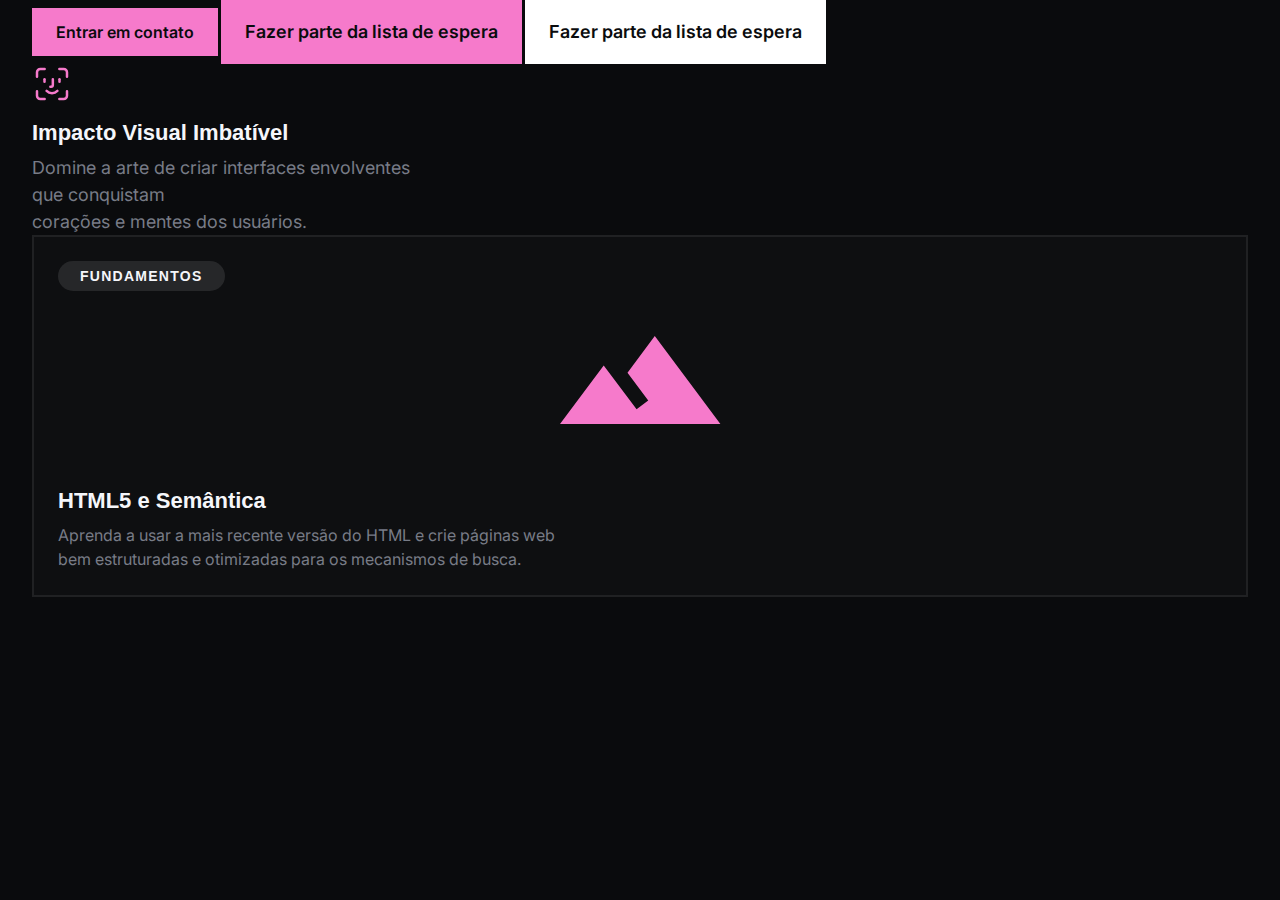
<file: ProjetoStructboost/components.html>
<!DOCTYPE html>
<html lang="pt-br">

<head>
    <!-- Fonte Inter -->
    <link rel="preconnect" href="https://fonts.googleapis.com">
    <link rel="preconnect" href="https://fonts.gstatic.com" crossorigin>
    <link href="https://fonts.googleapis.com/css2?family=Inter:wght@100..900&display=swap" rel="stylesheet">


    <meta charset="UTF-8">
    <meta name="viewport" content="width=device-width, initial-scale=1.0">
    
    <link rel="stylesheet" href="./css/main.css">
    <link rel="stylesheet" href="./css/components.css">
    <link rel="stylesheet" href="./css/grid.css">
    <link rel="stylesheet" href="./css/typograph.css">
    <link rel="stylesheet" href="./css/variables.css">
    <link rel="stylesheet" href="./css/reset.css">
    <!-- CSS mais abaixo, é o mais importante -->
    <title>Structboost</title>
</head>

<body>
    <div class="container">
        <button class="btn-primary">
            Entrar em contato
        </button>

        <button class="btn-primary lg">
            Fazer parte da lista de espera
        </button>

        <button class="btn-primary lg white">
            Fazer parte da lista de espera
        </button>

        <div class="item-digital">
            <div class="icon">
                <img src="./imgs/icon-impacto.svg" alt="">
            </div>
            <div class="info">
                <h6>Impacto Visual Imbatível</h6>
                <p>Domine a arte de criar interfaces envolventes que conquistam<br>
                    corações e mentes dos usuários.</p>
            </div>
        </div>

        <div class="card-post">
            <span class="tag">Fundamentos</span>
            <div class="image">
                <img src="./imgs/image-post.svg" alt="">
            </div>
            <div class="text">
                <h6>HTML5 e Semântica</h6>
                <p>Aprenda a usar a mais recente versão do HTML e crie páginas web 
                    bem estruturadas e otimizadas para os mecanismos de busca.</p>
            </div>
        </div>
    </div>
</body>

</html>
</file>
<file: ProjetoStructboost/css/main.css>
header {
    width: 100%;
    height: 8.8rem;
    display: flex;
    align-items: center;
    border-bottom: 1px solid rgba(255, 255, 255, 0.24);
}

header .container {
    display: flex;
    align-items: center;
    justify-content: space-between;
}

header .btn-mobile {
    display: none;
}

header nav {
    display: flex;
    align-items: center;
    gap: 3.2rem;
}

header nav ul {
    display: flex;
    gap: 4rem;
}

header nav ul li a {
    color: var(--gray-100);
    font-size: 1.6rem;
    letter-spacing: -0.48px;
    transition: opacity .4s ease;
}

header nav ul li a:hover {
    opacity: 0.7;
}

.s-hero {
    position: relative;
    width: 100%;
    padding-top: 11.3rem;
    /*height: 106.2rem; */
    /* Definir altura fixa ajuda no desenvolvimento*/
    display: flex;
    flex-direction: column;
    align-items: center;
    overflow: hidden;
}

.s-hero::after {
    content: "";
    width: 100%;
    height: 22rem;
    background-color: var(--pink-10);
    position: absolute;
    left: 0;
    bottom: 0;
    z-index: -1;
}

.s-hero .text {
    position: relative;
    /*para que possamos posicionar a seta relativo a essa div*/
    width: 100%;
    max-width: 71.9rem;
    text-align: center;
    margin: 0 auto;
    margin-bottom: 6.4rem;
}

.s-hero .text h1 {
    position: relative;
    /*para tratar a linha do titulo*/
    font-weight: 600;
    letter-spacing: -1.68px;
}

.s-hero .text h1::before {
    content: '';
    /*width: 100%;*/
    max-width: 59.9rem;
    height: 2.2rem;
    background: url("../imgs/line-title.svg") no-repeat;
    position: absolute;
    left: 3.9rem;
    bottom: -5px;
    z-index: -1;
    animation: drawLine 1s 0.5s ease-in forwards; /*nome, tempo execucao, delay, tipo animação, tipo interação */
    /* forwards faz uma vez a animacao, ha tbm o infinite*/
}

/* Animacao na linha*/
@keyframes drawLine {
    from {
        width: 0;
    }

    to {
        width: 100%;
    }
}


.s-hero .text p {
    max-width: 55.6rem;
    margin: 0 auto;
    letter-spacing: -0.54px;
    margin-top: 2.4rem;
    margin-bottom: 3.2rem;
    color: var(--gray-300);
}

.s-hero .text .arrow {
    position: absolute;
    bottom: 1.7rem;
    left: 5.5rem;
    animation: floating 3s ease-in-out infinite;
}

@keyframes floating {
    0% {
        transform: translateX(0px);
    }

    50% {
        transform: translateX(15px);
    }

    100% {
        transform: translateX(0px);
    }
}

.s-hero .ilustra {
    padding: 0 1.5rem;
}

.s-hero .ilustra-mobile {
    display: none;
}

.s-digital {
    padding-top: 12.8rem;

}

.s-digital h3 {
    text-align: center;
    max-width: 53.5rem;
    margin: 0 auto;
    margin-bottom: 6.4rem;
}

.s-digital ul {
    display: flex;
    justify-content: space-between;
    border-bottom: 1px solid var(--gray-800);
    padding-bottom: 12.8rem;
}

.s-art-front {
    padding: 12.8rem 0;
}

.s-art-front .title-text {
    display: flex;
    align-items: center;
    justify-content: space-between;
    margin-bottom: 6.4rem;
}

.s-art-front .title-text h3 {
    letter-spacing: -1.2px;
    font-weight: 600;
}

.s-art-front .title-text p {
    color: var(--gray-600);
    letter-spacing: -0.54px;
    margin-top: 1.6rem;
}

.s-art-front .title-text .right {
    max-width: 42.9rem;
}

.s-art-front .title-text .right p {
    max-width: 45.2rem;
}

.s-art-front .title-text .left {
    max-width: 43.9rem;
}

.s-art-front .all {
    display: grid;
    grid-template-columns: repeat(3, 1fr);
    gap: 3.2rem;
}

.s-art-front .all .card-post:first-child {
    grid-column: span 2;
}

.s-newsletter {
    padding: 8.9rem 0;
    background-color: var(--pink-10);
}

.s-newsletter .container {
    text-align: center;
}

.s-newsletter h2 {
    max-width: 64.6rem;
    margin: 0 auto;
    margin-bottom: 1.6rem;
    letter-spacing: -1.44px;
    font-weight: 600;
}

.s-newsletter p {
    max-width: 68.7rem;
    margin: 0 auto;
    margin-bottom: 2.4rem;
}

footer {
    padding: 4.8rem 0;

}

footer .main-area {
    display: flex;
    align-items: flex-start;
    justify-content: space-between;
    border-bottom: 1px solid rgba(255, 255, 255, 0.24);
    padding-bottom: 6.6rem;
    margin-bottom: 2.4rem;
}

footer .main-area .left {
    max-width: 27.9rem;
}

footer .main-area .right {
    flex-grow: 1;
    max-width: 79.2rem;
    display: flex;
    justify-content: space-between;
}

footer .main-area .right .item-nav h6 {
    font-family: 'Inter', sans-serif;
    font-size: 1.6rem;
    font-weight: 600;
    letter-spacing: -0.48px;
    margin-bottom: 3.2rem;
}

footer .main-area .right .item-nav ul li:not(:last-child) {
    /*not nega a formatacao*/
    margin-bottom: 3.2rem;
}

footer .main-area .right .item-nav ul li a {
    color: var(--gray-600);
    font-size: 1.6rem;
    letter-spacing: -0.48px;
    transition: color .3s ease;
    display: flex;
    align-items: center;
    gap: 1.8rem;
}

footer .main-area .right .item-nav ul li a:hover {
    color: var(--gray-100);
}

footer .main-area .left p {
    margin-top: 2.4rem;
    color: var(--gray-600);
    font-size: 1.6rem;
    line-height: 150%;
    letter-spacing: -0.48px;
}

footer .copy {
    color: var(--gray-600);
    letter-spacing: -0.48px;
}

footer .copy strong {
    font-weight: 600;
}



/* Até Monitores pequenos*/
@media(max-width: 1200px) {
    .s-digital {
        padding-top: 6.8rem;
    }

    .s-digital ul {
        gap: 3.2rem;
        padding-bottom: 6.8rem;
    }

    .item-digital .info h6 {
        font-size: 2rem;
    }

    .item-digital .info p {
        font-size: 1.6rem;
    }



    .s-art-front {
        padding: 6rem 0;
    }

    .s-art-front .all {
        gap: 1.6rem;
    }

    .s-art-front .all .card-post:first-child,
    .s-art-front .all .card-post:nth-child(2) {
        grid-column: span 3;
    }




    footer .main-area .right {
        max-width: 66.2rem;
    }
}

/* Até Tablets*/
@media(max-width: 991px) {
    .s-hero::after {
        height: 13rem;
    }

    .s-digital ul {
        flex-direction: column;
        align-items: center;
    }




    .s-art-front .title-text {
        flex-direction: column;
        align-items: center;
        margin-bottom: 4rem;
    }

    .s-art-front .title-text .left {
        text-align: center;
        max-width: 100%;
    }

    .s-art-front .title-text .left p {
        max-width: 100%;
        margin-top: 8px;
    }

    .s-art-front .title-text .right {
        max-width: 100%;
        text-align: center;
    }

    .s-art-front .all .card-post:first-child,
    .s-art-front .all .card-post:nth-child(2) {
        grid-column: inital;
        /*pra resetar as 3 colunas que forçamos no media 1200px*/
    }
    .s-art-front .all {
        grid-template-columns: 1fr;
    }

    
    footer .main-area {
        flex-direction: column;
        gap: 4rem;
    }

    footer .main-area .left {
        max-width: 100%;
        text-align: center;
    }

    footer .main-area .left img {
        margin: 0 auto;
    }

    footer .main-area .right {
        max-width: 100%;
        width: 100%;
    }

}

@media(max-width: 768px) {
    header nav {
        display: none;
    }

    header .btn-mobile {
        display: block;
    }

    .s-hero {
        padding-top: 6rem;
    }

    .s-hero .text h1 {
        max-width: 49rem;
        margin: 0 auto;
    }

    .s-hero .text h1::before {
        left: 0;
        bottom: -4px;
        background-size: 100%;
    }

    .s-hero .text p {
        max-width: 41.6rem;
    }

    .s-hero .text .arrow {
        bottom: 3.7rem;
        left: 2rem;
        max-width: 6rem;
    }
}


/* Até Celulares*/
@media(max-width: 560px) {
    header {
        height: 7.2rem;
    }

    header .logo {
        max-width: 16rem;
    }






    .s-hero {
        padding-top: 8.8rem;
    }

    .s-hero .text h1 {
        font-size: 4rem;
    }

    .s-hero .text h1::before {
        bottom: -6px;
    }

    .s-hero .text p {
        margin-top: 0.8rem;
        margin-bottom: 2.4rem;
        font-size: 1.6rem;
    }

    .s-hero .text .arrow {
        display: none;
    }

    .s-hero .ilustra {
        display: none;
    }

    .s-hero .ilustra-mobile {
        display: block;
    }

    .s-hero::after {
        height: 22rem;
    }





    .s-digital {
        padding-top: 8rem;
    }

    .s-digital ul {
        padding-bottom: 8rem;
        gap: 6.4rem;
    }

    .s-digital h3 {
        font-size: 2.8rem;
    }





    .s-art-front {
        padding: 8rem 0;
    }

    .s-art-front .title-text h3 {
        font-size: 2.8rem;
        max-width: 22.7rem;
        margin: 0 auto;
    }

    .s-art-front .title-text .left p {
        margin-top: 1.6rem;
    }

    .s-art-front .title-text p {
        font-size: 1.6rem;
        margin-top: 1.6px;
    }



    .s-newsletter h2 {
        font-size: 4rem;
    }




    .s-newsletter h2 {
        font-size: 4rem;
    }




    footer .main-area .right {
        flex-direction: column;
        align-items: center;
        gap: 4.8rem;
    }

    footer .main-area .right .item-nav h6 {
        text-align: center;
    }

    footer .main-area .right .item-nav ul li a {
        justify-content: center;
    }

    footer .main-area .right .item-nav:last-child {
        width: 100%;
    }

    footer .main-area .right .item-nav:last-child ul {
        display: flex;
        width: 100%;
        justify-content: space-between;
    }

    footer .main-area .right .item-nav:last-child ul li:not(:last-child) {
        margin-bottom: 0;
    }

    footer .main-area {
        padding-bottom: 4.8rem;
    }

    footer .copy {
        text-align: center;
        font-size: 1.4rem;
    }
}
</file>
<file: ProjetoStructboost/css/components.css>
.btn-primary{
    padding: 1.6rem 2.4rem;
    background-color: var(--pink-10);
    color: var(--gray-900);
    font-size: 1.6rem;
    font-weight: 600;
    line-height: 100%;
    letter-spacing: -0.48x;
    transition: background-color .3s ease;
}

.btn-primary.white{
    background-color: #FFFFFF;
}

.btn-primary.white:hover{
    background-color: var(--gray-900);
    color: #FFFFFF;
}

.btn-primary:hover{
    background-color: var(--pink-20);
}

.btn-primary.lg{
    padding: 2.3rem 2.4rem;
    font-size: 1.8rem;
}

.item-digital{
    width: 100%;
    max-width: 38.4rem;
}

.item-digital .icon{
    width: 4rem;
    height: 4rem;
    display: flex;
    align-items: center;
    justify-content: center;
    margin-bottom: 1.6rem;
}

.item-digital .info h6 {
    margin-bottom: 0.8rem;
}

.item-digital .info p{
    color: var(--gray-600);
}

.card-post{
    border: 2px solid rgba(255, 255, 255, 0.08);
    background-color: rgba(255, 255, 255, 0.02);
    padding: 24px;
}

.card-post .tag{
    display: inline-block;
    border-radius: 100px;
    background-color: rgba(255,255,255, 0.1);
    padding: 0.8rem 2.2rem;
    color: var(--gray-100);
    font-family: 'Sora', sans-serif;
    font-size: 1.4rem;
    font-weight: 600;
    line-height: 100%;
    letter-spacing: 1.26px;
    text-transform: uppercase;
    margin-bottom: 4.5rem;
}

.card-post .image{
    width: 100%;
    display: flex;
    align-items: center;
    justify-content: center;
    margin-bottom: 6.4rem;
}



.card-post .text{
    width: 100%;
    max-width: 50.8rem;
}

.card-post .text h6{
    margin-bottom: 0.8rem;
}

.card-post .text p{
    font-size: 1.6rem;
    color: var(--gray-600);
}

@media(max-width: 991px){
    .item-digital{
        text-align: center;
    }
    .item-digital .icon{
        margin: 0 auto;
        margin-bottom: 1.6rem;
    }
    .item-digital .info p br{
        display: none;
    }
}

@media(max-width: 560px){
    .item-digital .info p{
        font-size: 1.8rem;
        max-width: 31.9rem;
    }
    .card-post{
        padding: 1.6rem;
    }
    .card-post .image{
        margin-bottom: 5.4rem;
    }
    .card-post .text h6{
        font-size: 1.8rem;
    }
    .card-post .text p{
        font-size: 1.4rem;
    }
    .s-art-front .all{
        gap: 3.2rem;
    }

    
}
</file>
<file: ProjetoStructboost/css/grid.css>
.container{
    width: 100%;
    max-width: 124.6rem;
    margin: 0 auto;
    padding: 0 1.5rem;
}
</file>
<file: ProjetoStructboost/css/typograph.css>
h1,
h2,
h3,
h4,
h5,
h6 {
    font-family: 'Sora', sans-serif;
    line-height: 120%;
}

h1,
h2,
h3,
h4 {
    font-weight: 700;
}

h5,
h6 {
    font-weight: 600;
}

h1 {
    font-size: 5.6rem;
}

h2 {
    font-size: 4.8rem;
}

h3 {
    font-size: 4rem;
}

h4 {
    font-size: 2.8rem;
}

h5 {
    font-size: 2.4rem;
}

h6 {
    font-size: 2.2rem;
}

p{
    font-size: 1.8rem;
    line-height: 150%;
}
</file>
<file: ProjetoStructboost/css/variables.css>
:root {
    --pink-10: #F67ACB;
    --pink-20: #CF62A9;
    --pink-30: #9D457F;
    --gray-900: #0A0B0D;
    --gray-800: #393B42;
    --gray-700: #5C5F69;
    --gray-600: #787C87;
    --gray-500: #979BA6;
    --gray-400: #ABAFBA;
    --gray-300: #C0C3CC;
    --gray-200: #DFE1E8;
    --gray-100: #F5F6FA;
}
</file>
<file: ProjetoCloudBoost/css/main.min.css>
* {
  margin: 0;
  padding: 0;
  box-sizing: border-box;
  -webkit-font-smoothing: antialiased;
  font-family: "Inter", sans-serif;
  color: #FFFFFF;
}

img {
  max-width: 100%;
  display: block;
}

a {
  display: block;
  text-decoration: none;
}

button {
  all: unset;
  cursor: pointer;
}

ul {
  list-style: none;
}

html {
  font-size: 62.5%;
  background-color: #0A0B0D;
}

.container {
  width: 100%;
  max-width: 124.6rem;
  padding: 0 1.5rem;
  margin: 0 auto;
}

h1,
h2,
h3,
h4,
h5 {
  font-family: "Space Grotesk", sans-serif;
  color: #F5F6FA;
  line-height: 120%;
  font-weight: 700;
}

h1 {
  font-size: 6.4rem;
}

h2 {
  font-size: 4.8rem;
}

h3 {
  font-size: 4rem;
}

h4 {
  font-size: 3.2rem;
}

h5 {
  font-size: 2.8rem;
}

header {
  position: sticky;
  top: 1.6rem;
  z-index: 1000;
  margin-top: 1.6rem;
}
header .content-header {
  border-radius: 100px;
  border: 1px solid rgba(255, 255, 255, 0.08);
  background: rgba(255, 255, 255, 0.04);
  backdrop-filter: blur(4px);
  display: flex;
  align-items: center;
  justify-content: space-between;
  padding: 0.8rem 0.8rem 0.8rem 2.1rem;
}
header .content-header .left-content {
  display: flex;
  align-items: center;
  gap: 1.6rem;
}
header .content-header .left-content a {
  display: flex;
  align-items: center;
  gap: 0.8rem;
}
header .content-header .left-content a span {
  color: #F5F6FA;
  font-size: 1.6rem;
  font-weight: 500;
  line-height: 150%;
}
header .content-header .left-content a:hover span {
  color: #653DF5;
}
header .content-header .btn-mobile {
  display: none;
}
@media (max-width: 560px) {
  header .content-header {
    padding: 2rem 2.5rem;
  }
  header .content-header .logo {
    max-width: 13.5rem;
  }
  header .content-header .left-content {
    display: none;
  }
  header .content-header .btn-mobile {
    display: block;
  }
}

.btn-primary {
  background: #653DF5;
  border-radius: 100px;
  border: 1px solid rgba(255, 255, 255, 0.16);
  display: inline-block;
  padding: 1.4rem 2.3rem;
  color: gray-100;
  font-size: 1.8rem;
  font-weight: 500;
  line-height: 150%;
  transition: background-color 0.3s ease;
  /*
  @include responsivo('laptop') {
      color: red;
  }

  @include responsivo('tablet') {
      color: yellow;
  }

  @include responsivo('mobile') {
      color: blue;
  }
  */
}
.btn-primary:hover {
  background-color: #4E32B5;
}

.form-email {
  border-radius: 100px;
  border: 1px solid rgba(255, 255, 255, 0.04);
  background: rgba(255, 255, 255, 0.04);
  padding: 4px 4px 4px 2.4rem;
  display: flex;
  align-items: center;
  max-width: 52.1rem;
  width: 100%;
  gap: 1.6rem;
}
.form-email input {
  all: unset;
  flex: 1;
  color: #F5F6FA;
  font-size: 1.6rem;
  line-height: 150%;
}
.form-email input::placeholder {
  color: #C0C3CC;
}
@media (max-width: 991px) {
  .form-email {
    margin: 0 auto;
  }
  .form-email input {
    text-align: left;
  }
}
@media (max-width: 560px) {
  .form-email {
    justify-content: space-between;
  }
  .form-email input {
    max-width: 15rem;
  }
  .form-email .btn-primary {
    padding: 1.2rem 2rem;
    font-size: 1.6rem;
  }
}

.card-recurso {
  width: 100%;
  max-width: 26.5rem;
}
.card-recurso .icon {
  width: 4.8rem;
  height: 4.8rem;
  display: flex;
  align-items: center;
  justify-content: center;
  border-radius: 4px;
  border: 1px solid rgba(255, 255, 255, 0.03);
  background: rgba(255, 255, 255, 0.03);
  margin-bottom: 1.6rem;
}
.card-recurso .text h6 {
  color: #F5F6FA;
  font-size: 1.8rem;
  font-weight: 700;
  line-height: 120%;
  margin-bottom: 1.6rem;
}
.card-recurso .text p {
  color: #787C87;
  font-size: 1.6rem;
  line-height: 150%;
}
@media (max-width: 1200px) {
  .card-recurso {
    max-width: 100%;
  }
  .card-recurso .icon {
    margin: 0 auto;
    margin-bottom: 2rem;
  }
  .card-recurso .text {
    text-align: center;
  }
}

.review {
  display: flex;
  align-items: center;
  gap: 8px;
}
.review > div {
  display: flex;
  align-items: center;
  gap: 4px;
}
.review > div span {
  color: #F5F6FA;
  font-size: 1.8rem;
  font-weight: 600;
  line-height: 150%;
}
.review > div span strong {
  font-weight: 400;
  color: #787C87;
}
@media (max-width: 991px) {
  .review {
    justify-content: center;
  }
}

.s-hero {
  padding-top: 8rem;
}
.s-hero .hero-content {
  display: flex;
  align-items: center;
  justify-content: space-between;
  padding-bottom: 9.7rem;
  border-bottom: 1px solid rgba(255, 255, 255, 0.1);
}
.s-hero .hero-content .left {
  flex: 1;
  max-width: 60rem;
}
.s-hero .hero-content .left h1 {
  font-size: 5.6rem;
  margin-bottom: 1.6rem;
}
.s-hero .hero-content .left h1 span {
  color: #653DF5;
  text-decoration: underline;
  font-family: "Space Grotesk", sans-serif;
}
.s-hero .hero-content .left p {
  max-width: 49.1rem;
  color: #DFE1E8;
  font-size: 2.2rem;
  line-height: 150%;
  margin-bottom: 3.2rem;
}
.s-hero .hero-content .left ul {
  width: 100%;
  max-width: 33.9rem;
  display: flex;
  align-items: center;
  justify-content: space-between;
  margin: 4.8rem 0;
}
.s-hero .hero-content .img-mobile {
  display: none;
}
@media (max-width: 1200px) {
  .s-hero {
    padding-top: 5rem;
  }
  .s-hero .hero-content {
    padding-top: 5rem;
  }
  .s-hero .hero-content .left {
    max-width: 55rem;
  }
  .s-hero .hero-content .left h1 {
    font-size: 5rem;
  }
  .s-hero .hero-content .left p {
    font-size: 2rem;
  }
  .s-hero .hero-content > img {
    max-width: 53rem;
  }
}
@media (max-width: 991px) {
  .s-hero .hero-content {
    flex-direction: column;
    gap: 4rem;
  }
  .s-hero .hero-content .left {
    max-width: 100%;
    text-align: center;
  }
  .s-hero .hero-content .left p {
    margin: 0 auto;
    margin-bottom: 3rem;
  }
  .s-hero .hero-content .left ul {
    margin: 4rem auto;
  }
}
@media (max-width: 560px) {
  .s-hero {
    padding-top: 7.2rem;
  }
  .s-hero .hero-content .left h1 {
    font-size: 4rem;
  }
  .s-hero .hero-content .left h1 span {
    display: block;
  }
  .s-hero .hero-content .left p {
    font-size: 1.6rem;
  }
  .s-hero .hero-content > img {
    display: none;
    max-width: 100%;
  }
  .s-hero .hero-content > img.img-mobile {
    display: block;
  }
}

.s-recursos {
  padding-top: 11.1rem;
}
.s-recursos .top {
  display: flex;
  align-items: center;
  justify-content: space-between;
  margin-bottom: 8rem;
}
.s-recursos .top h3 {
  max-width: 69.5rem;
}
.s-recursos .top p {
  color: #DFE1E8;
  font-size: 1.6rem;
  line-height: 150%;
}
.s-recursos .all {
  display: flex;
  align-items: flex-start;
  justify-content: space-between;
  border-bottom: 1px solid rgba(255, 255, 255, 0.1);
  padding-bottom: 11.1rem;
}
@media (max-width: 1200px) {
  .s-recursos {
    padding-top: 5rem;
  }
  .s-recursos .all {
    display: grid;
    grid-template-columns: 1fr 1fr;
  }
}
@media (max-width: 991px) {
  .s-recursos .top {
    flex-direction: column;
    gap: 3rem;
    margin-bottom: 5rem;
  }
  .s-recursos .all {
    padding-bottom: 5rem;
  }
}
@media (max-width: 560px) {
  .s-recursos {
    padding-top: 4rem;
  }
  .s-recursos .top {
    margin-bottom: 3rem;
  }
  .s-recursos .top h3 {
    font-size: 2.8rem;
  }
  .s-recursos .all {
    grid-template-columns: 1fr;
    gap: 6.4rem;
  }
}

.s-marketing {
  padding-top: 9.6rem;
  padding-bottom: 12.6rem;
}
.s-marketing .box {
  width: 100%;
  height: 46rem;
  background: url("../img/bg-box.svg") no-repeat center;
  display: flex;
  flex-direction: column;
  align-items: center;
  justify-content: center;
  border-radius: 10px;
}
.s-marketing .box h2 {
  text-align: center;
  font-size: 5.6rem;
  max-width: 78.6rem;
  margin-bottom: 8px;
}
.s-marketing .box p {
  color: #DFE1E8;
  text-align: center;
  font-size: 2rem;
  line-height: 150%;
  max-width: 50.1rem;
  margin-bottom: 3.2rem;
}
@media (max-width: 991px) {
  .s-marketing .box {
    padding-left: 2rem;
    padding-right: 2rem;
  }
}
@media (max-width: 560px) {
  .s-marketing {
    padding-top: 4rem;
    padding-bottom: 4rem;
  }
  .s-marketing .box {
    height: auto;
    background-size: cover;
    padding: 4rem 1.5rem;
  }
  .s-marketing .box h2 {
    font-size: 2.9rem;
  }
  .s-marketing .box p {
    font-size: 1.8rem;
  }
}
</file>
<file: ProjetoKingHostSASS/css/main.min.css>
* {
  margin: 0;
  padding: 0;
  box-sizing: border-box;
  border: none;
  outline: none;
  list-style: none;
  text-decoration: none;
  font-family: "Lato", sans-serif;
}

img {
  max-width: 100%;
}

html {
  font-size: 62.5%;
}
@media (max-width: 1280px) {
  html {
    font-size: 50%;
  }
}

header {
  position: fixed;
  z-index: 10;
  top: 0;
  left: 0;
  width: 100%;
  height: 11.9rem;
  background-color: #5F3CA1;
  display: flex;
}
header .container {
  display: flex;
  flex-direction: row;
  align-items: center;
  justify-content: space-between;
}
header nav ul {
  display: flex;
  align-items: center;
}
header nav ul li {
  /*
  OU
  margin-left: 5.6rem;
  &:first-child{
      margin-left: 0px;
  }
  */
}
header nav ul li:not(:first-child) {
  margin-left: 5.6rem;
}
header nav ul li a {
  display: flex;
  align-items: center;
}
header nav ul li a span {
  font-size: 1.6rem;
  margin-left: 1.6rem;
  line-height: 1.9rem;
  color: #FCFCFC;
}
@media (max-width: 600px) {
  header .container {
    justify-content: center;
  }
  header nav {
    display: none;
  }
}
@media (max-width: 480px) {
  header {
    height: 8rem;
  }
  header .logo {
    max-width: 140px;
  }
}

.s-hero {
  background-color: #5F3CA1;
  margin-top: 11.9rem;
  padding-top: 3.9rem;
}
.s-hero .container {
  display: flex;
  flex-direction: row;
  align-items: flex-start;
  justify-content: space-between;
}
.s-hero .text {
  width: 100%;
  max-width: 55rem;
}
.s-hero .text h1 {
  font-family: "PT Sans", sans-serif;
  font-weight: bold;
  font-size: 4.8rem;
  line-height: 120%;
  color: #FFFFFF;
  margin-bottom: 1.6rem;
}
.s-hero .text p {
  font-size: 1.8rem;
  line-height: 150%;
  color: #FFFFFF;
  max-width: 48.8rem;
  margin-bottom: 3.2rem;
}
.s-hero .text button {
  display: inline-block;
  height: 5.4rem;
  line-height: 5.4rem;
  background-color: #FFBF00;
  border-radius: 6px;
  padding: 0px 5rem;
  font-weight: bold;
  font-size: 1.6rem;
  cursor: pointer;
  transition: all 0.3s;
  margin-bottom: 8.6rem;
}
.s-hero .text button:hover {
  background-color: #503387;
  color: #FFBF00;
}
.s-hero .text .conheca {
  display: flex;
  align-items: center;
}
.s-hero .text .conheca .icon {
  width: 4.2rem;
  height: 4.2rem;
  background-color: rgba(123, 90, 186, 0.4);
  border-radius: 6px;
  display: flex;
  flex-direction: row;
  align-items: center;
  justify-content: center;
}
.s-hero .text .conheca span {
  font-weight: bold;
  font-size: 1.6rem;
  line-height: 1.9rem;
  color: #FFFFFF;
  margin-left: 1.6rem;
}
.s-hero .image {
  z-index: 9;
  position: relative;
  top: 3.4rem;
}
@media (max-width: 991px) {
  .s-hero .container {
    flex-direction: column;
  }
  .s-hero .text {
    max-width: 100%;
    margin-bottom: 3rem;
  }
  .s-hero .text h1 {
    text-align: center;
  }
  .s-hero .text p {
    max-width: 100%;
    text-align: center;
  }
  .s-hero .text button {
    display: block;
    margin: 0 auto;
    margin-bottom: 4rem;
  }
  .s-hero .text .conheca {
    justify-content: center;
  }
}
@media (max-width: 600px) {
  .s-hero {
    padding-top: 2.5rem;
    margin-top: 8rem;
  }
  .s-hero .text h1 {
    font-size: 4.3rem;
  }
  .s-hero .image {
    left: -9px;
  }
}

.s-resources {
  padding-top: 14.9rem;
  padding-bottom: 9.9rem;
}
.s-resources .top {
  display: flex;
  flex-direction: row;
  align-items: center;
  justify-content: space-between;
  margin-bottom: 5.3rem;
}
.s-resources .top h2 {
  font-family: "PT Sans", sans-serif;
  font-weight: bold;
  font-size: 3.2rem;
  line-height: 130%;
  color: #453F51;
  max-width: 50.2rem;
}
.s-resources .top p {
  font-weight: 500;
  font-size: 1.6rem;
  line-height: 150%;
  color: #5E5570;
}
.s-resources .content {
  display: flex;
  flex-direction: row;
  align-items: flex-start;
  justify-content: space-between;
}
.s-resources .content .icon {
  width: 6.4rem;
  height: 6.4rem;
  background-color: rgba(197, 190, 220, 0.1);
  border-radius: 12px;
  display: flex;
  flex-direction: row;
  align-items: center;
  justify-content: center;
  margin-bottom: 3rem;
}
.s-resources .content .info {
  max-width: 23.9rem;
}
.s-resources .content .info h4 {
  font-weight: bold;
  font-size: 1.8rem;
  line-height: 2.2rem;
  color: #5F3CA1;
  margin-bottom: 2rem;
}
.s-resources .content .info p {
  font-size: 1.6rem;
  line-height: 165%;
  color: #5E5570;
}
.s-resources .content .card-featured {
  width: 100%;
  max-width: 28rem;
  height: 32.3rem;
  background-color: rgba(197, 190, 220, 0.1);
  border-radius: 12px;
  padding-top: 4.1rem;
  padding-left: 4.2rem;
  margin-right: 2rem;
}
.s-resources .content .card-featured .icon {
  background-color: #FFFFFF;
}
.s-resources .content .card-featured .info {
  max-width: 20.4rem;
}
.s-resources .content ul {
  width: 100%;
  max-width: 90.4rem;
  display: flex;
  flex-direction: row;
  align-items: flex-start;
  justify-content: space-between;
  margin-top: 4.1rem;
  border-bottom: 3px solid rgba(95, 60, 161, 0.1);
  padding-bottom: 6.5rem;
  padding-left: 2rem;
}
@media (max-width: 991px) {
  .s-resources .content {
    flex-direction: column;
    align-items: flex-start;
  }
  .s-resources .content .card-featured {
    max-width: 100%;
    height: auto;
    padding: 3rem;
    display: flex;
    flex-direction: column;
    align-items: center;
    justify-content: center;
  }
  .s-resources .content .card-featured .info {
    max-width: 100%;
  }
  .s-resources .content .card-featured .info h4, .s-resources .content .card-featured .info p {
    text-align: center;
  }
}
@media (max-width: 768px) {
  .s-resources {
    padding-top: 10rem;
    padding-bottom: 5rem;
  }
  .s-resources .top {
    flex-direction: column;
  }
  .s-resources .top h2 {
    text-align: center;
    margin-bottom: 2rem;
  }
  .s-resources .content ul {
    gap: 2.5rem;
  }
}
@media (max-width: 480px) {
  .s-resources {
    padding-top: 6rem;
  }
  .s-resources .content ul {
    flex-direction: column;
    padding-left: 0px;
    margin-bottom: 2rem;
  }
  .s-resources .content ul li {
    display: flex;
    flex-direction: column;
    align-items: center;
    justify-content: center;
  }
  .s-resources .content ul h4, .s-resources .content ul p {
    text-align: center;
  }
  .s-resources .content .info {
    max-width: 95%;
  }
}

.container {
  width: 100%;
  max-width: 121.6rem;
  padding: 0 1.5rem;
  margin: 0 auto;
}
</file>
<file: ProjetoNeon/css/main.min.css>
* {
  margin: 0;
  padding: 0;
  list-style: none;
  text-decoration: none;
  outline: none;
  border: none;
  box-sizing: border-box;
  font-family: "Inter", sans-serif;
}

img {
  max-width: 100%;
  display: block;
}

html {
  font-size: 62.5%;
}

html, body {
  overflow-x: hidden;
}

button {
  background-color: transparent;
  cursor: pointer;
}

.container {
  width: 100%;
  max-width: 124.6rem;
  padding: 0 15px;
  margin: 0 auto;
}

h1, h2, h3, h4 {
  font-family: "Poppins", sans-serif;
  color: #4E4B59;
}

h1,
h2 {
  line-height: 112%;
  letter-spacing: -1px;
}

h1 {
  font-weight: 600;
  font-size: 6.4rem;
}

h2 {
  font-weight: bold;
  font-size: 4rem;
}

h3,
h4 {
  font-weight: 500;
  letter-spacing: -0.5px;
}

h3 {
  font-size: 2.4rem;
  line-height: 150%;
}

h4 {
  font-size: 2rem;
  line-height: 112%;
}

.card-depoimento {
  width: 100%;
  max-width: 38.4rem;
  height: 20.9rem;
  background-color: rgba(241, 240, 245, 0.55);
  border-radius: 8px;
  padding: 3.7rem 3.2rem 2.3rem 3.2rem;
}
.card-depoimento .user {
  display: flex;
  flex-direction: row;
  align-items: center;
  justify-content: space-between;
  margin-bottom: 2.1rem;
}
.card-depoimento .user strong {
  display: block;
  font-family: "Poppins", sans-serif;
  font-weight: 600;
  font-size: 1.8rem;
  line-height: 112%;
  letter-spacing: -1px;
  color: #4E4B59;
}
.card-depoimento p {
  font-size: 1.8rem;
  line-height: 150%;
  color: #5F5C6B;
}

.btn-primary, .btn-secondary {
  display: inline-block;
  line-height: 4.8rem;
  padding: 0 2.6rem;
  border-radius: 122px;
  font-family: "Poppins", sans-serif;
  font-weight: 600;
  font-size: 1.6rem;
}

.btn-primary {
  background-color: #FFC800;
  color: #855B35;
  transition: background-color 0.5s;
}
.btn-primary:hover {
  background-color: #FFDC5C;
}

.btn-secondary {
  border: 1px solid #00A5F0;
  background-color: transparent;
  color: #00A5F0;
  transition: all 0.5s;
}
.btn-secondary:hover {
  background-color: #00A5F0;
  color: #FFFFFF;
}
.btn-secondary.white {
  border: 1px solid white;
  color: white;
}
.btn-secondary.white:hover {
  background-color: white;
  color: #00D7D7;
}

header {
  position: absolute;
  top: 0;
  left: 0;
  width: 100%;
  height: 8.8rem;
  display: flex;
  border-bottom: 2px solid rgba(255, 255, 255, 0.2);
}
header .container {
  display: flex;
  flex-direction: row;
  align-items: center;
  justify-content: space-between;
}
header nav {
  display: flex;
  align-items: center;
}
header nav ul {
  display: flex;
  align-items: center;
  margin-right: 5.9rem;
}
header nav ul li:not(:first-child) {
  margin-left: 4.8rem;
}
header nav ul li a {
  font-family: "Poppins", sans-serif;
  font-weight: 500;
  font-size: 1.6rem;
  line-height: 125%;
  color: #FFFFFF;
  transition: color 0.6s;
}
header nav ul li a:hover {
  color: #FFC800;
}

footer {
  background-color: #0073CE;
  padding-top: 4.9rem;
}
footer .top {
  display: flex;
  flex-direction: row;
  align-items: center;
  justify-content: space-between;
  border-bottom: 1px solid rgba(73, 196, 253, 0.2);
  padding-bottom: 4.8rem;
  margin-bottom: 5.7rem;
}
footer .top .share {
  display: flex;
  align-items: center;
}
footer .top .share span {
  font-size: 1.4rem;
  line-height: 125%;
  color: #FFFFFF;
  opacity: 0.7;
}
footer .top .share ul {
  display: flex;
  align-items: center;
  margin-left: 3rem;
}
footer .top .share ul li:not(:first-child) {
  margin-left: 3rem;
}
footer .main {
  display: flex;
  flex-direction: row;
  align-items: flex-start;
  justify-content: space-between;
  border-bottom: 1px solid rgba(73, 196, 253, 0.2);
  padding-bottom: 6.2rem;
  margin-bottom: 3.9rem;
}
footer .main nav {
  display: flex;
  flex-direction: row;
  align-items: flex-start;
  justify-content: space-between;
  width: 100%;
  max-width: 86rem;
}
footer .main nav .item strong {
  font-family: "Poppins", sans-serif;
  font-weight: 600;
  font-size: 1.6rem;
  line-height: 125%;
  color: #FFFFFF;
  display: inline-block;
  margin-bottom: 2.5rem;
}
footer .main nav .item ul li:not(:last-child) {
  margin-bottom: 2.9rem;
}
footer .main nav .item ul li a {
  font-size: 1.4rem;
  line-height: 1.7rem;
  color: #FFFFFF;
  opacity: 0.7;
}
footer .main .btns {
  width: 100%;
  max-width: 28rem;
}
footer .main .btns button {
  width: 100%;
  height: 7.6rem;
  background-color: rgba(0, 164, 240, 0.23);
  border-radius: 6px;
  display: flex;
  align-items: center;
  padding-left: 2.5rem;
}
footer .main .btns button:not(:last-child) {
  margin-bottom: 2.4rem;
}
footer .main .btns button .info {
  margin-left: 2.4rem;
  color: #FFFFFF;
}
footer .main .btns button .info strong {
  display: block;
  text-align: center;
  font-weight: bold;
  font-size: 1.4rem;
  line-height: 150%;
}
footer .main .btns button .info span {
  display: block;
  font-size: 1.4rem;
  line-height: 150%;
}
footer .msg {
  display: flex;
  align-items: flex-start;
  border-bottom: 4px solid #FFC800;
  padding-bottom: 3.4rem;
}
footer .msg .icon {
  font-size: 1.8rem;
}
footer .msg p {
  width: 100%;
  max-width: 66rem;
  margin-left: 2.5rem;
  font-size: 1.4rem;
  line-height: 150%;
  color: #FFFFFF;
  opacity: 0.8;
}

.s-hero {
  width: 100%;
  height: 78.6rem;
  background: url("../img/bg-hero.svg") no-repeat center center;
  padding-top: 17.5rem;
}
.s-hero .container {
  display: flex;
  flex-direction: row;
  align-items: flex-start;
  justify-content: space-between;
}
.s-hero .text {
  width: 100%;
  max-width: 68.4rem;
}
.s-hero .text h3 {
  opacity: 0.8;
  font-weight: 600;
  color: #FFFFFF;
  margin-bottom: 3.2rem;
}
.s-hero .text h1 {
  color: #FFFFFF;
  margin-bottom: 3.9rem;
}
.s-hero .text ul {
  width: 100%;
  max-width: 62.1rem;
  margin-top: 6.4rem;
  display: flex;
  flex-direction: row;
  align-items: center;
  justify-content: space-between;
}
.s-hero .text ul li {
  display: flex;
  align-items: center;
}
.s-hero .text ul li .icon {
  width: 4.8rem;
  height: 4.8rem;
  background: linear-gradient(180deg, rgba(53, 203, 226, 0.4) 0%, rgba(53, 202, 226, 0) 100%);
  border-radius: 50%;
  display: flex;
  flex-direction: row;
  align-items: center;
  justify-content: center;
  margin-right: 1.2rem;
}
.s-hero .text ul li span {
  font-size: 1.8rem;
  line-height: 2.2rem;
  color: #FFFFFF;
}
.s-hero .area-image {
  width: 100%;
  max-width: 70.6rem;
  margin-right: -17.4rem;
}
.s-hero .area-image h2 {
  margin-bottom: 6.7rem;
  text-align: center;
  color: #FFFFFF;
  opacity: 0.4;
  font-weight: 600;
}
.s-hero .area-image .image {
  position: relative;
  width: 100%;
  top: 4.3rem;
  height: 54.1rem;
}
.s-hero .area-image .image img {
  position: absolute;
}
.s-hero .area-image .image .card-front {
  top: 4.1rem;
  left: 0;
  z-index: 2;
  animation: floating 6s infinite;
}
.s-hero .area-image .image .card-back {
  bottom: 4.6rem;
  right: 8.6rem;
  z-index: 1;
  animation: floating 8s infinite;
}
.s-hero .area-image .image .circle {
  top: 2.8rem;
  right: 4.3rem;
}

.s-card-neon {
  padding-top: 12.9rem;
}
.s-card-neon .container {
  display: flex;
  flex-direction: row;
  align-items: flex-start;
  justify-content: space-between;
  display: flex;
  align-items: flex-start;
  justify-content: space-between;
}
.s-card-neon .left-area {
  width: 100%;
  max-width: 27.7rem;
}
.s-card-neon .left-area .ilustra-mockup {
  width: 100%;
  max-width: 27.7rem;
  position: relative;
  margin-bottom: 12.9rem;
}
.s-card-neon .left-area .ilustra-mockup .circle {
  position: absolute;
  z-index: -1;
  top: 8.7rem;
  left: -214px;
  max-width: 377px;
}
.s-card-neon .left-area .text {
  width: 100%;
  display: flex;
  flex-direction: column;
  align-items: center;
}
.s-card-neon .left-area .text .icon {
  position: relative;
}
.s-card-neon .left-area .text .icon::before {
  content: "";
  width: 5px;
  height: 83px;
  background: url("../img/points.svg") no-repeat center center;
  position: absolute;
  top: -104px;
  left: 50%;
  margin-left: -2.5px;
}
.s-card-neon .left-area .text .info-txt {
  display: flex;
  flex-direction: column;
  align-items: center;
}
.s-card-neon .left-area .text .info-txt h3 {
  text-align: center;
  margin-top: 3.6rem;
  color: #33303E;
}
.s-card-neon .left-area .text .info-txt p {
  text-align: center;
  font-size: 1.6rem;
  line-height: 150%;
  color: #5F5C6B;
  opacity: 0.8;
  margin-bottom: 2.6rem;
}
.s-card-neon .left-area .text .info-txt ul li:not(:last-child) {
  margin-bottom: 2.6rem;
}
.s-card-neon .right-area {
  width: 100%;
  max-width: 80rem;
}
.s-card-neon .right-area .main-text {
  margin-bottom: 14.4rem;
}
.s-card-neon .right-area .main-text h2 {
  max-width: 48.8rem;
  color: #33303E;
  margin-bottom: 4.9rem;
}
.s-card-neon .right-area .main-text ul {
  margin-bottom: 3.2rem;
}
.s-card-neon .right-area .main-text ul li {
  display: flex;
  flex-direction: row;
  align-items: center;
  justify-content: space-between;
  border-bottom: 1px solid rgba(255, 224, 231, 0.9);
  padding: 3.3rem 0rem;
}
.s-card-neon .right-area .main-text ul li:first-child {
  padding-top: 0;
}
.s-card-neon .right-area .main-text ul li .info {
  display: flex;
  align-items: center;
}
.s-card-neon .right-area .main-text ul li .info .txt {
  margin-left: 4.3rem;
}
.s-card-neon .right-area .main-text ul li .info .txt h3 {
  color: #5F5C6B;
}
.s-card-neon .right-area .main-text ul li .info .txt p {
  font-size: 1.8rem;
  line-height: 150%;
  color: #7A7786;
}
.s-card-neon .right-area .main-text .btn {
  position: relative;
  display: inline-block;
  font-family: "Poppins", sans-serif;
  font-weight: 500;
  font-size: 1.6rem;
  line-height: 112%;
  letter-spacing: -0.5px;
  color: #0073CE;
}
.s-card-neon .right-area .main-text .btn::after {
  content: "";
  position: absolute;
  right: -1.8rem;
  bottom: 0;
  width: 10px;
  height: 3px;
  background-color: #FFC800;
}
.s-card-neon .right-area .box-card {
  width: 100%;
  height: 41rem;
  background: url("../img/bg-box-card-neon.svg") no-repeat center center;
  border-radius: 12px;
  display: flex;
  align-items: center;
  justify-content: space-between;
  padding-left: 5.9rem;
}
.s-card-neon .right-area .box-card .text {
  width: 100%;
  max-width: 38rem;
}
.s-card-neon .right-area .box-card .text h2 {
  color: #FFFFFF;
  margin-bottom: 1.1rem;
}
.s-card-neon .right-area .box-card .text h3 {
  color: #FFFFFF;
  max-width: 32.7rem;
  margin-bottom: 0.8rem;
}
.s-card-neon .right-area .box-card .text p {
  font-size: 16px;
  line-height: 150%;
  color: #FFFFFF;
  margin-bottom: 3.1rem;
}
.s-card-neon .right-area .box-card .text .btns {
  display: flex;
  align-items: center;
}
.s-card-neon .right-area .box-card .text .btns button:not(:first-child) {
  margin-left: 1.6rem;
}
.s-card-neon .right-area .box-card .image {
  margin-right: -3.1rem;
}

.s-depoimentos {
  padding-top: 13.4rem;
}
.s-depoimentos .top {
  display: flex;
  flex-direction: row;
  align-items: flex-end;
  justify-content: space-between;
  margin-bottom: 40px;
}
.s-depoimentos .top h2 span {
  display: block;
  color: #C6C5CE;
  margin-bottom: 1.4rem;
}
.s-depoimentos .top .swiper-pagination {
  position: relative;
}
.s-depoimentos .top .swiper-pagination .swiper-pagination-bullet {
  background-color: #FFC800;
  opacity: 0.3;
  border-radius: 12px;
  transition: all 0.3s;
}
.s-depoimentos .top .swiper-pagination .swiper-pagination-bullet:not(:first-child) {
  margin-left: 0.4rem;
}
.s-depoimentos .top .swiper-pagination .swiper-pagination-bullet-active {
  opacity: 1;
  width: 17.23px;
}
.s-depoimentos .slide-depoimentos {
  overflow: hidden;
}

.s-conta-digital {
  padding-top: 12.7rem;
  padding-bottom: 8.5rem;
}
.s-conta-digital .container {
  display: flex;
  align-items: center;
}
.s-conta-digital .text {
  max-width: 54.2rem;
}
.s-conta-digital .text h2 {
  margin-bottom: 4.5rem;
  color: #33303E;
}
.s-conta-digital .text h2 span {
  display: block;
  color: rgba(198, 197, 206, 0.8);
  margin-bottom: 0.9rem;
}
.s-conta-digital .text ul {
  margin-bottom: 6.1rem;
}
.s-conta-digital .text ul li {
  display: flex;
  align-items: center;
}
.s-conta-digital .text ul li:not(:last-child) {
  margin-bottom: 4.5rem;
}
.s-conta-digital .text ul li .icon {
  width: 4.5rem;
  height: 4.5rem;
  background-color: #00D7D7;
  border-radius: 8px;
  display: flex;
  flex-direction: row;
  align-items: center;
  justify-content: center;
  margin-right: 2.6rem;
}
.s-conta-digital .text ul li .info h4 {
  margin-bottom: 0.4rem;
  color: #5F5C6B;
}
.s-conta-digital .text ul li .info p {
  font-size: 18px;
  line-height: 150%;
  color: #7A7786;
}
.s-conta-digital .image {
  position: relative;
  width: 100%;
  max-width: 71.2rem;
  height: 59.8rem;
  margin-right: -38px;
  left: 12.5rem;
}
.s-conta-digital .image img {
  position: absolute;
}
.s-conta-digital .image img.mockup-01 {
  left: 0;
  bottom: 4.7rem;
  z-index: 2;
}
.s-conta-digital .image img.mockup-02 {
  top: 3px;
  left: 25.8rem;
  z-index: 2;
}
.s-conta-digital .image img.circle {
  right: 0;
  bottom: 0;
  z-index: 0;
}

@keyframes floating {
  0% {
    transform: translateY(0);
  }
  66% {
    transform: translateY(-15px);
  }
  100% {
    transform: translateY(0);
  }
}
</file>
